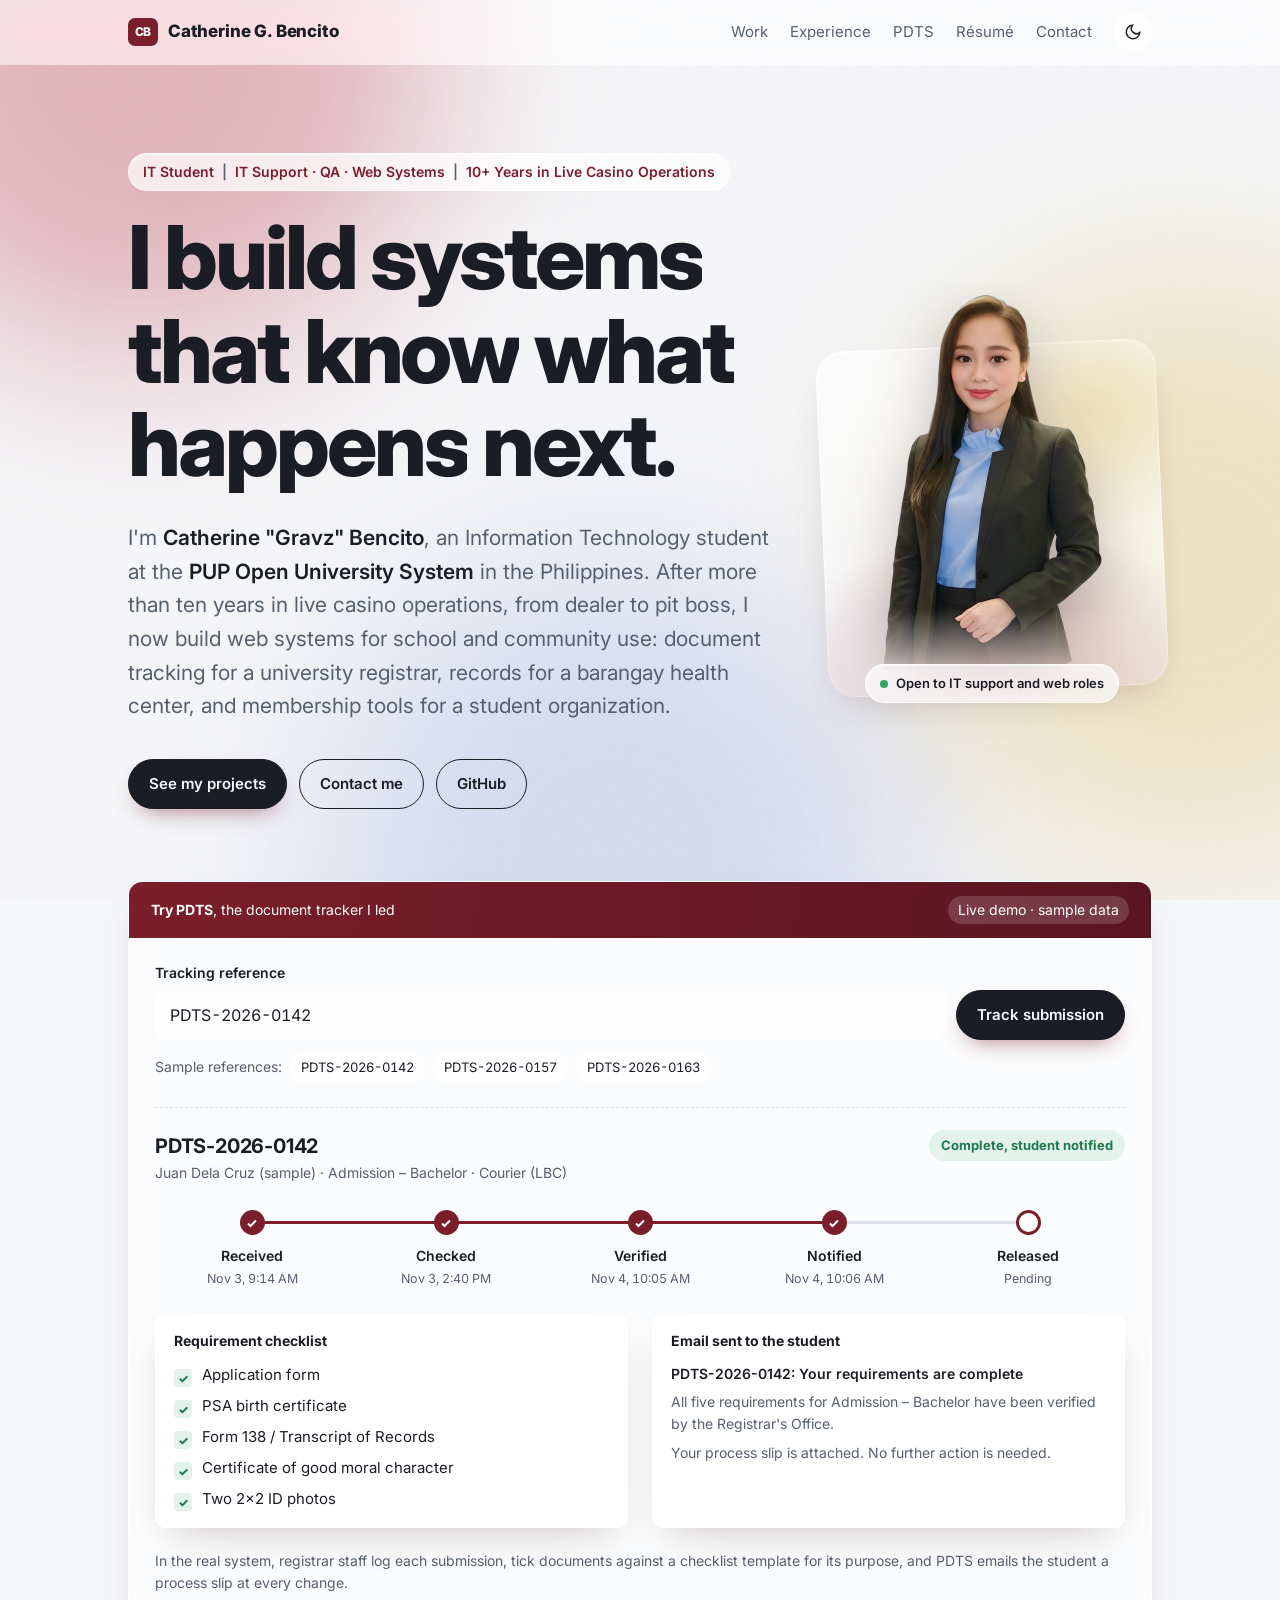
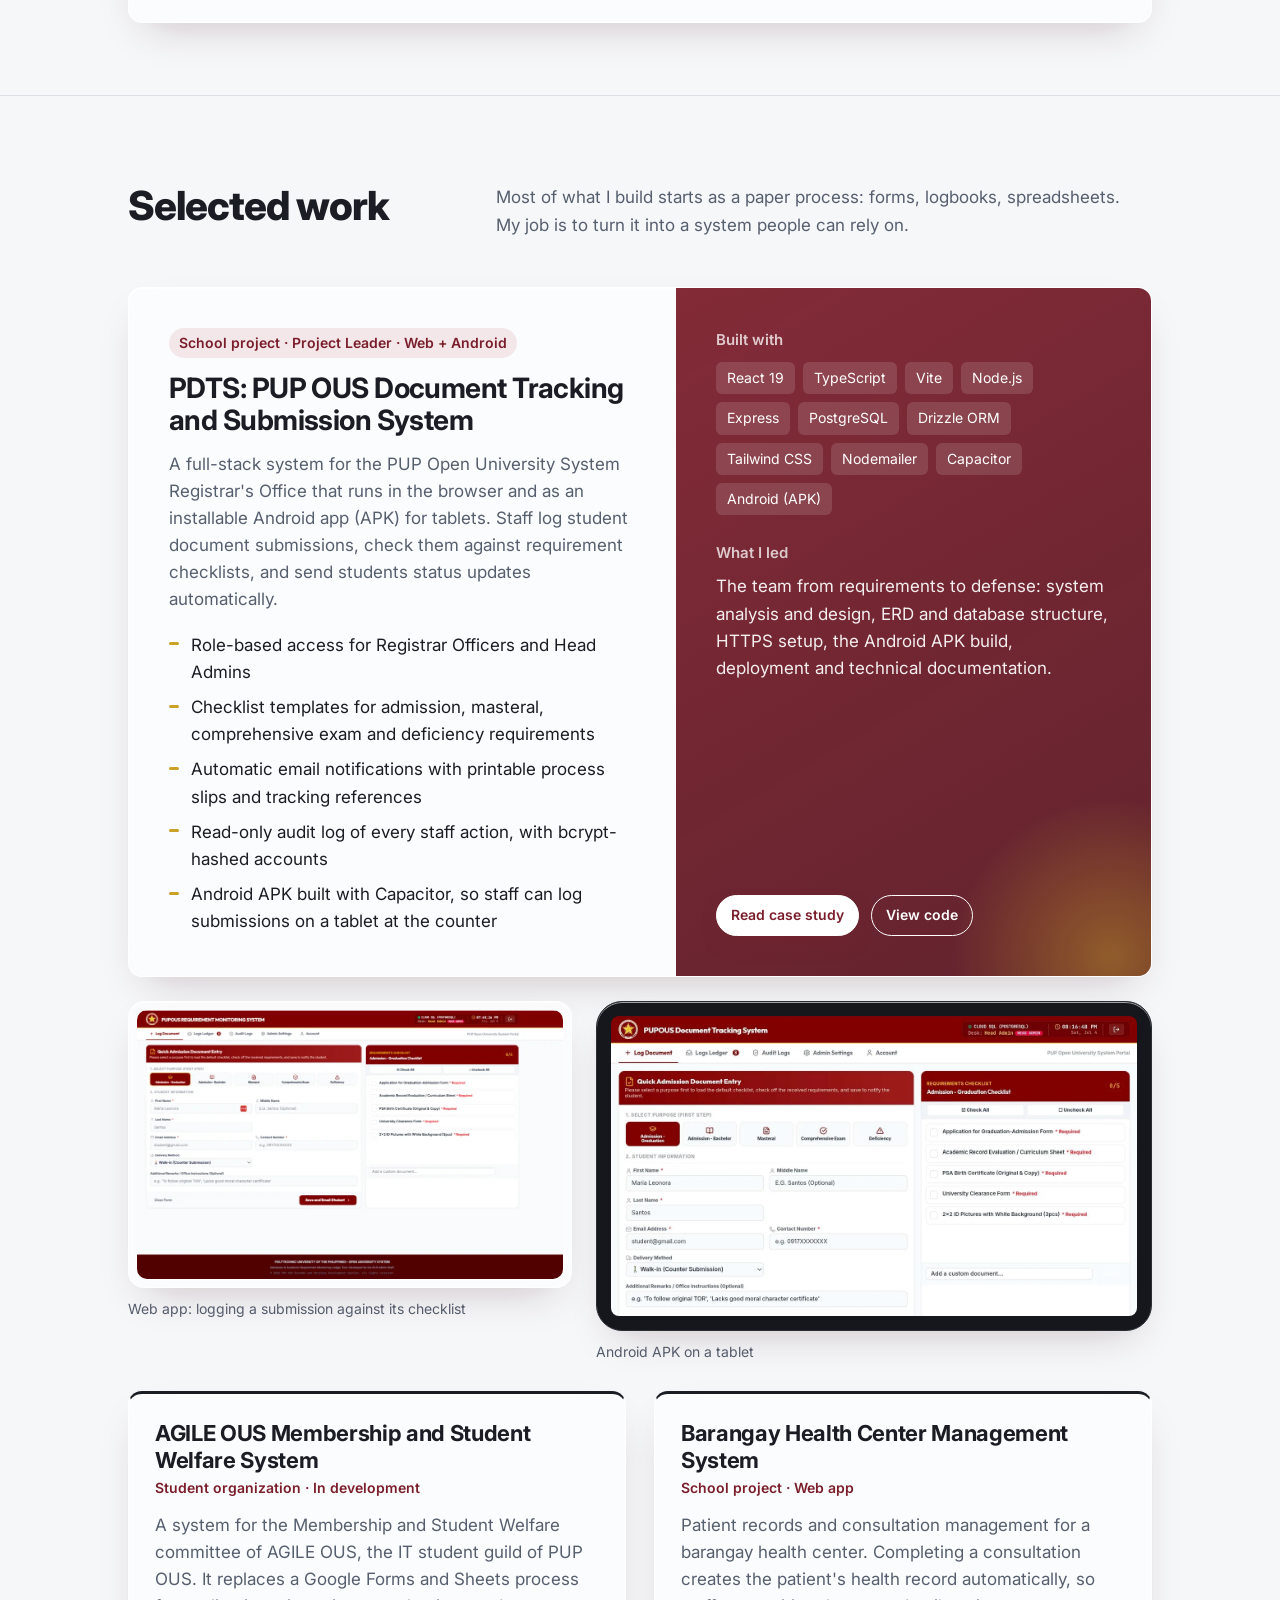
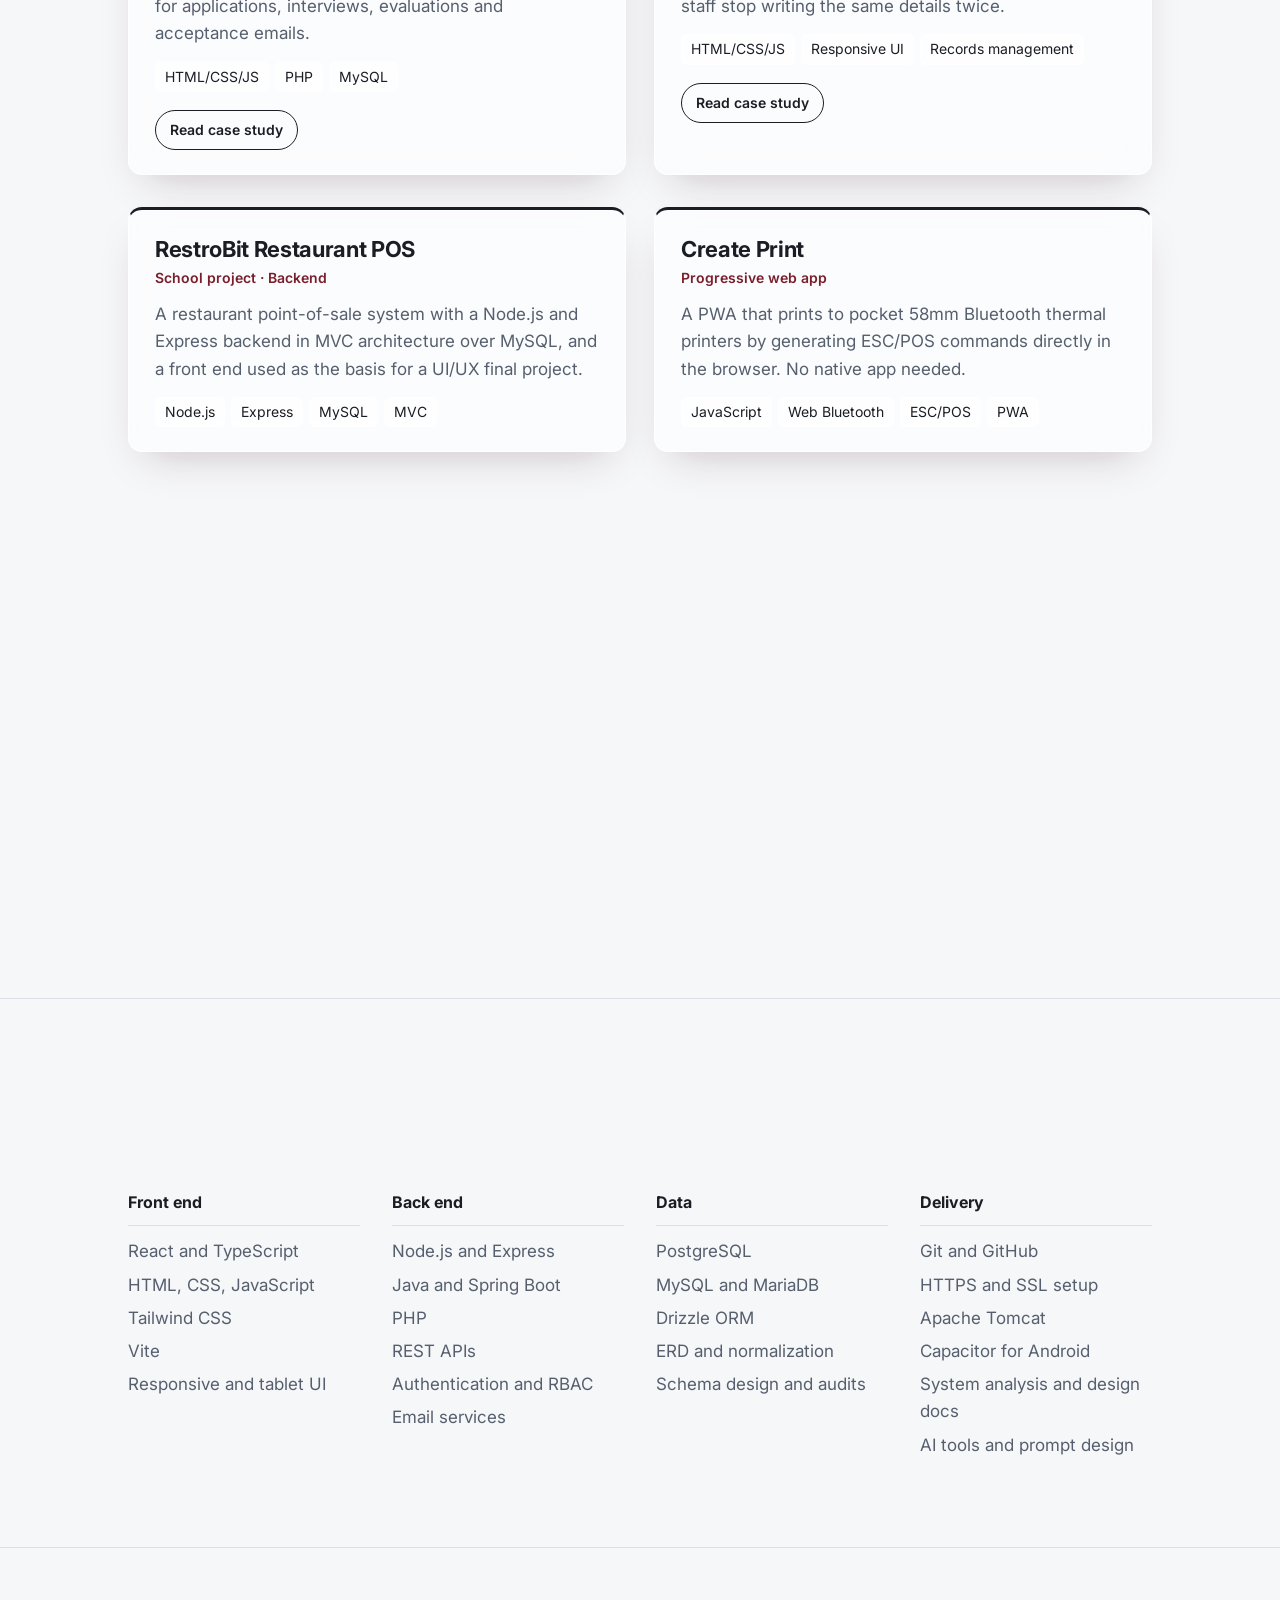
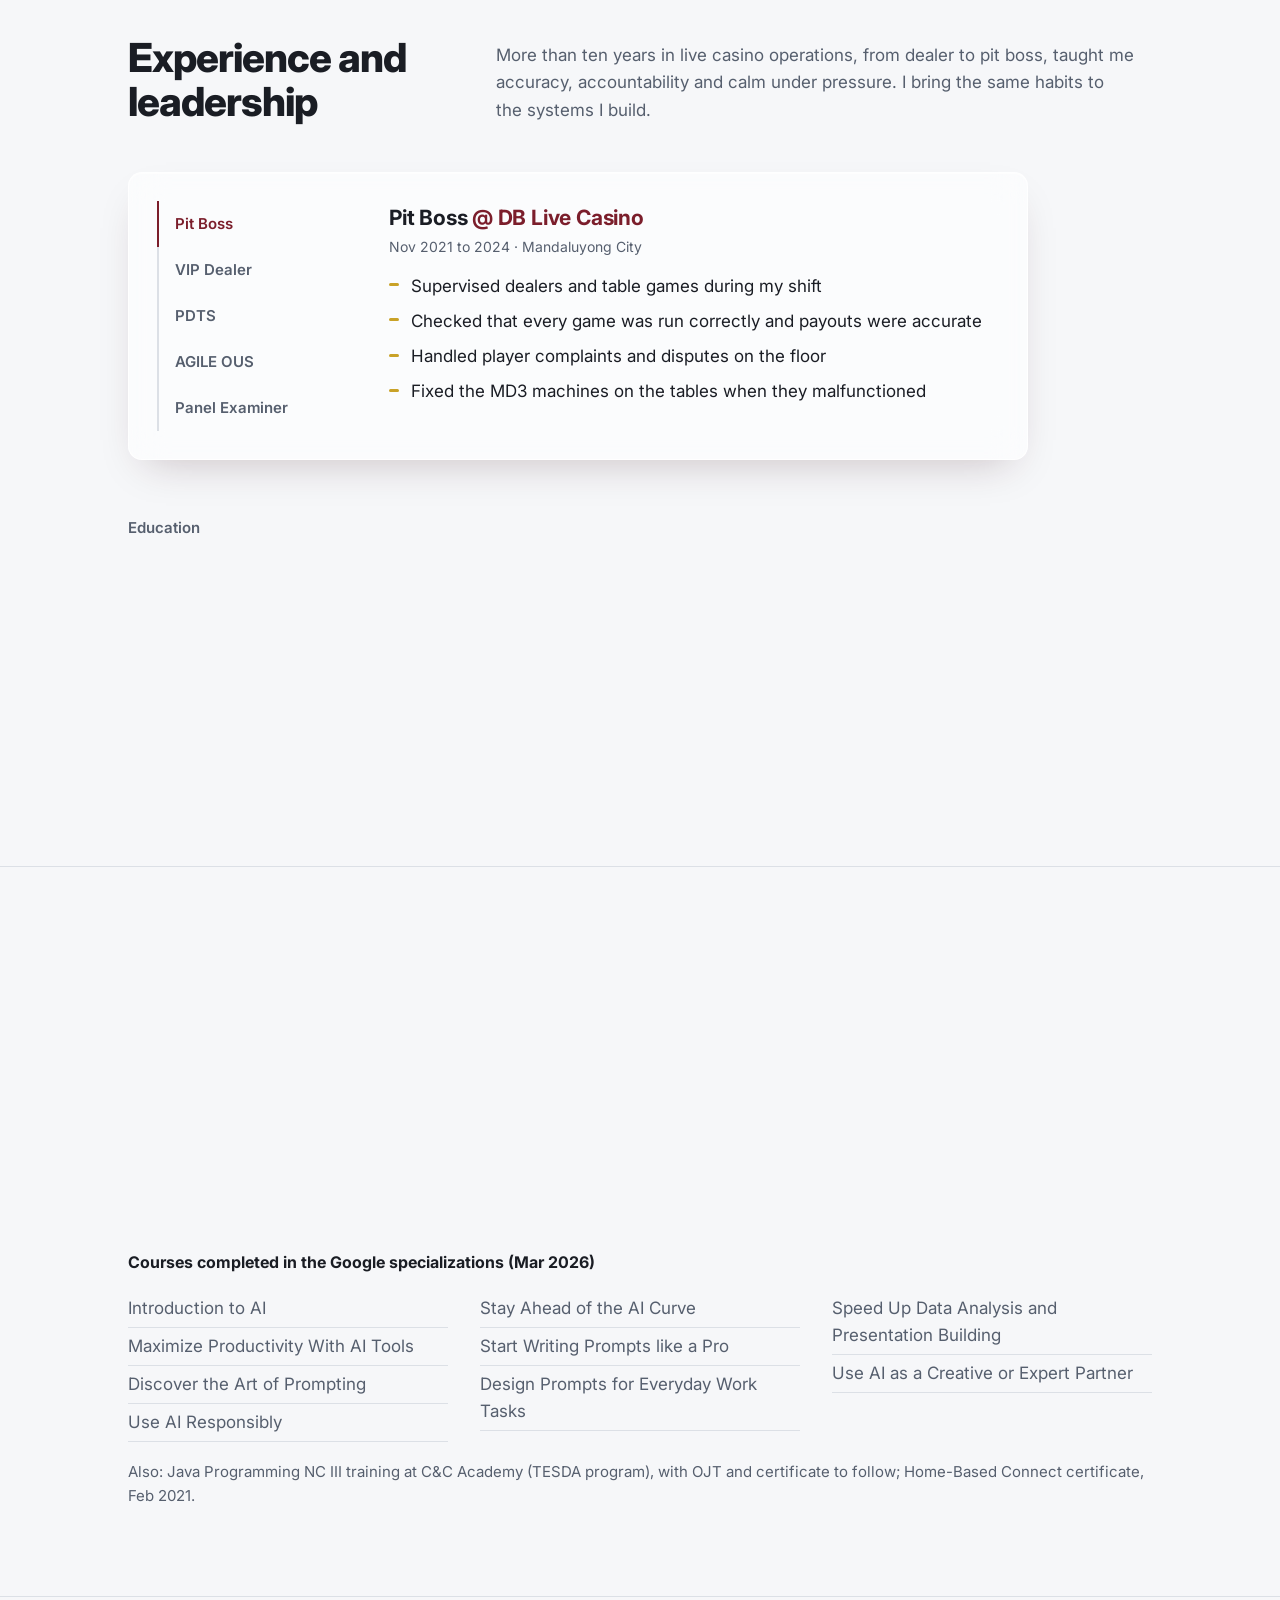
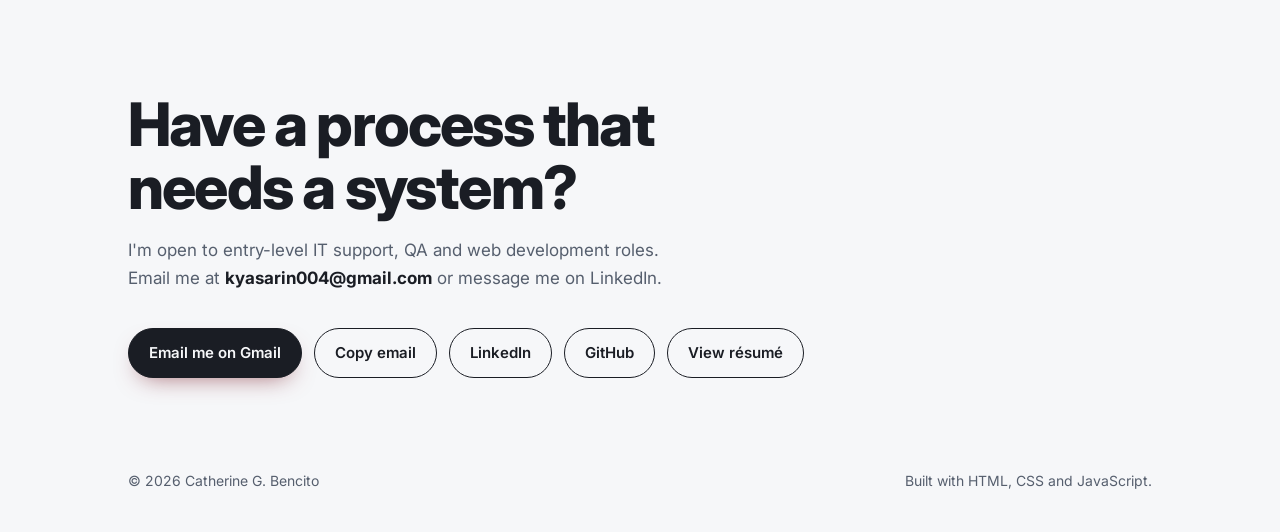
<file: index.html>
<!DOCTYPE html>
<html lang="en">
<head>
<meta charset="utf-8">
<meta name="viewport" content="width=device-width, initial-scale=1">
<title>Catherine G. Bencito | IT Student | IT Support · QA · Web Systems</title>
<meta name="description" content="Catherine G. Bencito (Gravz) — BSIT student at PUP Open University System who builds web systems: document tracking, records and membership tools. Open to IT support, QA and web roles.">
<meta name="author" content="Catherine G. Bencito">
<meta property="og:type" content="website">
<meta property="og:title" content="Catherine G. Bencito | IT Support · QA · Web Systems | 10+ Years in Live Casino Operations">
<meta property="og:description" content="I build systems that track what happens next: document tracking, records and management systems for schools, organizations and barangays.">
<meta name="theme-color" content="#7B1E2B">
<link rel="icon" href="data:image/svg+xml,<svg xmlns='http://www.w3.org/2000/svg' viewBox='0 0 32 32'><rect width='32' height='32' rx='7' fill='%237B1E2B'/><text x='16' y='21' font-family='Arial' font-weight='700' font-size='13' fill='white' text-anchor='middle'>CB</text></svg>">
<link rel="preconnect" href="https://fonts.googleapis.com">
<link rel="preconnect" href="https://fonts.gstatic.com" crossorigin>
<link href="https://fonts.googleapis.com/css2?family=Inter:wght@400;500;600;700;800&display=swap" rel="stylesheet">
<link rel="stylesheet" href="assets/css/styles.css">
<script>
  document.documentElement.classList.add('js');
  /* set theme before paint to avoid a flash */
  try { const t = localStorage.getItem('theme'); if (t) document.documentElement.dataset.theme = t; else if (matchMedia('(prefers-color-scheme: dark)').matches) document.documentElement.dataset.theme = 'dark'; } catch (e) {}
</script>
<script type="application/ld+json">
{
  "@context": "https://schema.org",
  "@type": "Person",
  "name": "Catherine G. Bencito",
  "alternateName": "Gravz",
  "jobTitle": "IT Student | IT Support · QA · Web Systems",
  "email": "mailto:kyasarin004@gmail.com",
  "alumniOf": "Polytechnic University of the Philippines",
  "sameAs": ["https://github.com/iamgravz", "https://www.linkedin.com/in/catherine-bencito/"]
}
</script>
</head>
<body>
<div class="ambient" aria-hidden="true"><span></span><span></span><span></span></div>
<div class="grain" aria-hidden="true"></div>
<div class="progress" id="progress" aria-hidden="true"></div>
<a class="skip" href="#main">Skip to content</a>

<header class="top">
  <div class="wrap nav">
    <a class="brand" href="#main"><span class="brand-mark" aria-hidden="true">CB</span><span class="brand-name">Catherine G. Bencito</span></a>
    <div class="nav-right">
      <nav aria-label="Main">
        <ul>
          <li><a href="#work">Work</a></li>
          <li class="opt2"><a href="#experience">Experience</a></li>
          <li class="opt"><a href="pdts.html">PDTS</a></li>
          <li><a href="resume.html">Résumé</a></li>
          <li><a href="#contact">Contact</a></li>
        </ul>
      </nav>
      <button class="theme-toggle" id="themeToggle" type="button" aria-label="Switch to dark theme">
        <svg class="moon" viewBox="0 0 24 24" fill="none" stroke="currentColor" stroke-width="2" stroke-linecap="round" aria-hidden="true"><path d="M21 12.8A9 9 0 1 1 11.2 3a7 7 0 0 0 9.8 9.8z"/></svg>
        <svg class="sun" viewBox="0 0 24 24" fill="none" stroke="currentColor" stroke-width="2" stroke-linecap="round" aria-hidden="true"><circle cx="12" cy="12" r="4"/><path d="M12 2v2M12 20v2M4.9 4.9l1.4 1.4M17.7 17.7l1.4 1.4M2 12h2M20 12h2M4.9 19.1l1.4-1.4M17.7 6.3l1.4-1.4"/></svg>
      </button>
    </div>
  </div>
</header>

<main id="main">
  <!-- ================= HERO ================= -->
  <section class="hero">
    <div class="wrap">
      <div class="hero-grid">
      <div class="hero-text">
      <p class="tagline">IT Student <span aria-hidden="true">|</span> IT Support · QA · Web Systems <span aria-hidden="true">|</span> 10+ Years in Live Casino Operations</p>
      <h1>I build systems that know what happens next.</h1>
      <p class="lede">I'm <strong>Catherine "Gravz" Bencito</strong>, an Information Technology student at the <strong>PUP Open University System</strong> in the Philippines. After more than ten years in live casino operations, from dealer to pit boss, I now build web systems for school and community use: document tracking for a university registrar, records for a barangay health center, and membership tools for a student organization.</p>
      <div class="cta-row">
        <a class="btn primary" href="#work">See my projects</a>
        <a class="btn ghost" href="#contact">Contact me</a>
        <a class="btn ghost" href="https://github.com/iamgravz" target="_blank" rel="noopener">GitHub</a>
      </div>
      </div>
      <figure class="hero-photo">
        <img src="assets/img/catherine-half.webp" width="640" height="800" alt="Catherine G. Bencito">
        <figcaption><span class="dot-live" aria-hidden="true"></span>Open to IT support and web roles</figcaption>
      </figure>
      </div>

      <!-- Signature element: a working slice of PDTS -->
      <section class="demo" id="demo" aria-labelledby="demoTitle">
        <div class="demo-bar">
          <span><b id="demoTitle">Try PDTS</b>, the document tracker I led</span>
          <span class="pill">Live demo · sample data</span>
        </div>
        <div class="demo-body">
          <form class="demo-form" id="trackForm" autocomplete="off">
            <div class="field">
              <label for="refInput">Tracking reference</label>
              <input id="refInput" type="text" name="ref" value="PDTS-2026-0142" spellcheck="false" aria-describedby="sampleHint">
            </div>
            <button class="btn primary" type="submit">Track submission</button>
          </form>
          <div class="samples" id="sampleHint">
            <span>Sample references:</span>
            <button type="button" data-ref="PDTS-2026-0142">PDTS-2026-0142</button>
            <button type="button" data-ref="PDTS-2026-0157">PDTS-2026-0157</button>
            <button type="button" data-ref="PDTS-2026-0163">PDTS-2026-0163</button>
          </div>

          <p class="demo-error" id="demoError" role="alert" hidden></p>

          <div class="result" id="result" aria-live="polite" hidden>
            <div class="result-head">
              <div>
                <h3 id="resultRef">Tracking result</h3>
                <div class="meta" id="resultMeta"></div>
              </div>
              <span class="status" id="resultStatus"></span>
            </div>
            <div class="steps" id="resultSteps"></div>
            <div class="result-cols">
              <div class="panel">
                <h4>Requirement checklist</h4>
                <ul class="checklist" id="resultChecklist"></ul>
              </div>
              <div class="panel">
                <h4>Email sent to the student</h4>
                <div class="email" id="resultEmail"></div>
              </div>
            </div>
          </div>
          <p class="demo-foot">In the real system, registrar staff log each submission, tick documents against a checklist template for its purpose, and PDTS emails the student a process slip at every change.</p>
        </div>
      </section>
    </div>
  </section>

  <!-- ================= WORK ================= -->
  <section class="block" id="work">
    <div class="wrap">
      <div class="sec-head">
        <h2>Selected work</h2>
        <p>Most of what I build starts as a paper process: forms, logbooks, spreadsheets. My job is to turn it into a system people can rely on.</p>
      </div>

      <article class="feature">
        <div class="feature-body">
          <span class="role">School project · Project Leader · Web + Android</span>
          <h3>PDTS: PUP OUS Document Tracking and Submission System</h3>
          <p>A full-stack system for the PUP Open University System Registrar's Office that runs in the browser and as an installable Android app (APK) for tablets. Staff log student document submissions, check them against requirement checklists, and send students status updates automatically.</p>
          <ul class="ticks">
            <li>Role-based access for Registrar Officers and Head Admins</li>
            <li>Checklist templates for admission, masteral, comprehensive exam and deficiency requirements</li>
            <li>Automatic email notifications with printable process slips and tracking references</li>
            <li>Read-only audit log of every staff action, with bcrypt-hashed accounts</li>
            <li>Android APK built with Capacitor, so staff can log submissions on a tablet at the counter</li>
          </ul>
        </div>
        <div class="feature-side">
          <div>
            <h4>Built with</h4>
            <div class="stack">
              <span>React 19</span><span>TypeScript</span><span>Vite</span><span>Node.js</span><span>Express</span><span>PostgreSQL</span><span>Drizzle ORM</span><span>Tailwind CSS</span><span>Nodemailer</span><span>Capacitor</span><span>Android (APK)</span>
            </div>
          </div>
          <div>
            <h4>What I led</h4>
            <p class="led">The team from requirements to defense: system analysis and design, ERD and database structure, HTTPS setup, the Android APK build, deployment and technical documentation.</p>
          </div>
          <div class="links">
            <a class="btn primary small" href="pdts.html">Read case study</a>
            <a class="btn ghost small" href="https://github.com/iamgravz/pdts-demo-clean" target="_blank" rel="noopener">View code</a>
          </div>
        </div>
      </article>

      <div class="screens">
        <figure class="shot shot-web">
          <button type="button" class="shot-open" data-full="assets/img/pdts-web.webp" data-alt="PDTS on the web: document entry form with requirements checklist" aria-label="Enlarge web screenshot">
            <img src="assets/img/pdts-web.webp" width="960" height="607" loading="lazy" alt="PDTS on the web: document entry form with requirements checklist">
          </button>
          <figcaption>Web app: logging a submission against its checklist</figcaption>
        </figure>
        <figure class="shot shot-tablet">
          <button type="button" class="shot-open" data-full="assets/img/pdts-tablet.webp" data-alt="PDTS Android app running on a tablet" aria-label="Enlarge tablet screenshot">
            <img src="assets/img/pdts-tablet.webp" width="1280" height="732" loading="lazy" alt="PDTS Android app running on a tablet">
          </button>
          <figcaption>Android APK on a tablet</figcaption>
        </figure>
      </div>

      <div class="projects">
        <article class="proj">
          <h3>AGILE OUS Membership and Student Welfare System</h3>
          <div class="kind">Student organization · In development</div>
          <p>A system for the Membership and Student Welfare committee of AGILE OUS, the IT student guild of PUP OUS. It replaces a Google Forms and Sheets process for applications, interviews, evaluations and acceptance emails.</p>
          <div class="tags"><span>HTML/CSS/JS</span><span>PHP</span><span>MySQL</span></div>
          <button class="btn ghost small" type="button" data-case="case-msw">Read case study</button>
        </article>
        <article class="proj">
          <h3>Barangay Health Center Management System</h3>
          <div class="kind">School project · Web app</div>
          <p>Patient records and consultation management for a barangay health center. Completing a consultation creates the patient's health record automatically, so staff stop writing the same details twice.</p>
          <div class="tags"><span>HTML/CSS/JS</span><span>Responsive UI</span><span>Records management</span></div>
          <button class="btn ghost small" type="button" data-case="case-bhcms">Read case study</button>
        </article>
        <article class="proj">
          <h3>RestroBit Restaurant POS</h3>
          <div class="kind">School project · Backend</div>
          <p>A restaurant point-of-sale system with a Node.js and Express backend in MVC architecture over MySQL, and a front end used as the basis for a UI/UX final project.</p>
          <div class="tags"><span>Node.js</span><span>Express</span><span>MySQL</span><span>MVC</span></div>
        </article>
        <article class="proj">
          <h3>Create Print</h3>
          <div class="kind">Progressive web app</div>
          <p>A PWA that prints to pocket 58mm Bluetooth thermal printers by generating ESC/POS commands directly in the browser. No native app needed.</p>
          <div class="tags"><span>JavaScript</span><span>Web Bluetooth</span><span>ESC/POS</span><span>PWA</span></div>
        </article>
      </div>

      <div class="small-builds">
        <h3>Smaller builds and coursework</h3>
        <dl>
          <dt>StudentOS</dt><dd>Academic tracker with local storage and AI-assisted study features.</dd>
          <dt>KAB'S POS</dt><dd>Single-page restaurant ordering and checkout interface.</dd>
          <dt>Database design</dt><dd>ERDs in Chen and crow's foot notation; schema audits for normalization and constraints.</dd>
          <dt>Java and OOP</dt><dd>Spring Boot scheduling, JWT authentication and OOP fundamentals.</dd>
        </dl>
      </div>

      <div class="gh">
        <div class="gh-head">
          <h3>Latest on GitHub</h3>
          <span>Pulled live from the GitHub API</span>
        </div>
        <ul class="gh-list" id="ghList" data-user="iamgravz">
          <li><span class="loading">Loading repositories…</span></li>
        </ul>
      </div>
    </div>
  </section>

  <!-- ================= SKILLS ================= -->
  <section class="block" id="skills">
    <div class="wrap">
      <div class="sec-head">
        <h2>Skills</h2>
        <p>Tools I have used in my school projects. My level is basic to working knowledge, and I am still learning.</p>
      </div>
      <div class="skills">
        <div><h3>Front end</h3><ul><li>React and TypeScript</li><li>HTML, CSS, JavaScript</li><li>Tailwind CSS</li><li>Vite</li><li>Responsive and tablet UI</li></ul></div>
        <div><h3>Back end</h3><ul><li>Node.js and Express</li><li>Java and Spring Boot</li><li>PHP</li><li>REST APIs</li><li>Authentication and RBAC</li><li>Email services</li></ul></div>
        <div><h3>Data</h3><ul><li>PostgreSQL</li><li>MySQL and MariaDB</li><li>Drizzle ORM</li><li>ERD and normalization</li><li>Schema design and audits</li></ul></div>
        <div><h3>Delivery</h3><ul><li>Git and GitHub</li><li>HTTPS and SSL setup</li><li>Apache Tomcat</li><li>Capacitor for Android</li><li>System analysis and design docs</li><li>AI tools and prompt design</li></ul></div>
      </div>
    </div>
  </section>

  <!-- ================= EXPERIENCE ================= -->
  <section class="block" id="experience">
    <div class="wrap">
      <div class="sec-head">
        <h2>Experience and leadership</h2>
        <p>More than ten years in live casino operations, from dealer to pit boss, taught me accuracy, accountability and calm under pressure. I bring the same habits to the systems I build.</p>
      </div>

      <div class="xp" data-tabs>
        <div class="xp-list" role="tablist" aria-label="Experience">
          <button type="button" role="tab" id="t-pit" aria-controls="p-pit" aria-selected="true">Pit Boss</button>
          <button type="button" role="tab" id="t-vip" aria-controls="p-vip" aria-selected="false" tabindex="-1">VIP Dealer</button>
          <button type="button" role="tab" id="t-pdts" aria-controls="p-pdts" aria-selected="false" tabindex="-1">PDTS</button>
          <button type="button" role="tab" id="t-agile" aria-controls="p-agile" aria-selected="false" tabindex="-1">AGILE OUS</button>
          <button type="button" role="tab" id="t-panel" aria-controls="p-panel" aria-selected="false" tabindex="-1">Panel Examiner</button>
          <span class="xp-indicator" aria-hidden="true"></span>
        </div>
        <div class="xp-panels">
          <section role="tabpanel" id="p-pit" aria-labelledby="t-pit">
            <h3>Pit Boss <span>@ DB Live Casino</span></h3>
            <div class="when">Nov 2021 to 2024 · Mandaluyong City</div>
            <ul class="ticks">
              <li>Supervised dealers and table games during my shift</li>
              <li>Checked that every game was run correctly and payouts were accurate</li>
              <li>Handled player complaints and disputes on the floor</li>
              <li>Fixed the MD3 machines on the tables when they malfunctioned</li>
            </ul>
          </section>
          <section role="tabpanel" id="p-vip" aria-labelledby="t-vip" hidden>
            <h3>VIP Online Casino Dealer <span>@ Intevalue Services Inc.</span></h3>
            <div class="when">Jan 2013 to Mar 2021 · PBCom Tower, Makati City</div>
            <ul class="ticks">
              <li>Dealt table games for VIP players on a live online stream</li>
              <li>Supervised play and checked hands for winnings</li>
            </ul>
          </section>
          <section role="tabpanel" id="p-pdts" aria-labelledby="t-pdts" hidden>
            <h3>Project Leader <span>@ PDTS, PUP Open University System</span></h3>
            <div class="when">School project · Web and Android</div>
            <ul class="ticks">
              <li>Led my group from requirements to the final defense</li>
              <li>Worked on the database, setting it up on Windows, the Android APK and the documentation</li>
            </ul>
          </section>
          <section role="tabpanel" id="p-agile" aria-labelledby="t-agile" hidden>
            <h3>Committee Head, Membership and Student Welfare <span>@ AGILE OUS</span></h3>
            <div class="when">2026 to present · New organization, currently being formed</div>
            <ul class="ticks">
              <li>Will handle applicant interviews, evaluations and member concerns</li>
              <li>Helping set up the organization and its membership process</li>
              <li>Building the committee's system with one groupmate</li>
            </ul>
          </section>
          <section role="tabpanel" id="p-panel" aria-labelledby="t-panel" hidden>
            <h3>Panel Examiner <span>@ Information Management Defenses</span></h3>
            <div class="when">PUP Open University System</div>
            <ul class="ticks">
              <li>Reviewed student database systems and prepared defense questions</li>
              <li>Checked schemas for normalization and constraint issues</li>
            </ul>
          </section>
        </div>
      </div>

      <h3 class="sub space">Education</h3>
      <div class="edu-list">
        <div class="edu">
          <div>
            <h3>Bachelor of Science in Information Technology</h3>
            <p>Polytechnic University of the Philippines, Open University System</p>
          </div>
          <p>Sep 2024 to present</p>
        </div>
        <div class="edu">
          <div>
            <h3>Associate's Degree in Information Technology</h3>
            <p>Datamex Institute of Computer Technology</p>
          </div>
          <p>2011 to 2012</p>
        </div>
      </div>
    </div>
  </section>

  <!-- ================= CERTIFICATIONS ================= -->
  <section class="block" id="certifications">
    <div class="wrap">
      <div class="sec-head">
        <h2>Certifications</h2>
        <p>Formal training in programming, design and applied AI, alongside my degree.</p>
      </div>
      <div class="certs">
        <div class="cert"><div class="issuer">Google · Mar 2026</div><h3>Google AI Essentials Specialization</h3><p>Credential ID XPQ0XWKFZRQA</p></div>
        <div class="cert"><div class="issuer">Google · Mar 2026</div><h3>Google Prompting Essentials Specialization</h3><p>Credential ID K4T7NL6RTA2X</p></div>
        <div class="cert"><div class="issuer">Cisco Networking Academy · Apr 2025</div><h3>Python Essentials 1</h3></div>
        <div class="cert"><div class="issuer">TESDA · Mar 2025</div><h3>Introduction to Visual Graphic Design</h3></div>
      </div>
      <div class="cert-courses">
        <h3>Courses completed in the Google specializations (Mar 2026)</h3>
        <ul>
          <li>Introduction to AI</li>
          <li>Maximize Productivity With AI Tools</li>
          <li>Discover the Art of Prompting</li>
          <li>Use AI Responsibly</li>
          <li>Stay Ahead of the AI Curve</li>
          <li>Start Writing Prompts like a Pro</li>
          <li>Design Prompts for Everyday Work Tasks</li>
          <li>Speed Up Data Analysis and Presentation Building</li>
          <li>Use AI as a Creative or Expert Partner</li>
        </ul>
        <p class="also">Also: Java Programming NC III training at C&amp;C Academy (TESDA program), with OJT and certificate to follow; Home-Based Connect certificate, Feb 2021.</p>
      </div>
    </div>
  </section>

  <!-- ================= CONTACT ================= -->
  <section class="contact" id="contact">
    <div class="wrap">
      <h2>Have a process that needs a system?</h2>
      <p>I'm open to entry-level IT support, QA and web development roles. Email me at <strong class="email-text">kyasarin004@gmail.com</strong> or message me on LinkedIn.</p>
      <div class="cta-row">
        <a class="btn primary" href="https://mail.google.com/mail/?view=cm&amp;fs=1&amp;to=kyasarin004@gmail.com" target="_blank" rel="noopener">Email me on Gmail</a>
        <button class="btn ghost" type="button" data-copy="kyasarin004@gmail.com">Copy email</button>
        <a class="btn ghost" href="https://www.linkedin.com/in/catherine-bencito/" target="_blank" rel="noopener">LinkedIn</a>
        <a class="btn ghost" href="https://github.com/iamgravz" target="_blank" rel="noopener">GitHub</a>
        <a class="btn ghost" href="resume.html">View résumé</a>
      </div>
    </div>
  </section>
</main>

<div class="wrap">
  <footer>
    <span>© <span id="yr">2026</span> Catherine G. Bencito</span>
    <span>Built with HTML, CSS and JavaScript.</span>
  </footer>
</div>

<!-- ================= CASE STUDIES ================= -->
<dialog class="case" id="case-msw" aria-labelledby="case-msw-title">
  <div class="case-head"><h2 id="case-msw-title">Case study: AGILE OUS MSW System</h2><button class="case-close" type="button" aria-label="Close case study">×</button></div>
  <div class="case-body">
    <h3>The problem</h3>
    <p>The Membership and Student Welfare committee acts as the organization's HR. Applications came in through Google Forms, were evaluated in shared Sheets, and acceptance or rejection emails were sent by hand, which made it easy to lose track of applicants.</p>
    <h3>Planned features</h3>
    <ul>
      <li>One place for applications, interview schedules, evaluation scores and decisions</li>
      <li>Document verification for applicants, officers and members</li>
      <li>Templated acceptance and rejection emails sent from the system</li>
      <li>Member welfare records the committee can report on</li>
    </ul>
    <h3>Architecture</h3>
    <div class="arch" role="img" aria-label="Browser front end talks to a PHP backend that uses MySQL">
      <div class="col"><div class="node key"><b>HTML, CSS, JS</b><span>Committee dashboard</span></div></div>
      <div class="arrow" aria-hidden="true">⇄</div>
      <div class="col"><div class="node key"><b>PHP</b><span>Business logic and auth</span></div></div>
      <div class="arrow" aria-hidden="true">⇄</div>
      <div class="col"><div class="node"><b>MySQL</b><span>Members, applicants, evaluations</span></div></div>
    </div>
    <h3>Status</h3>
    <p>In development with one groupmate. AGILE OUS is a new organization still being formed. Scheduled for presentation to the organization in December 2026, with the goal of adoption across all committees.</p>
  </div>
</dialog>

<dialog class="case" id="case-bhcms" aria-labelledby="case-bhcms-title">
  <div class="case-head"><h2 id="case-bhcms-title">Case study: Barangay Health Center Management System</h2><button class="case-close" type="button" aria-label="Close case study">×</button></div>
  <div class="case-body">
    <h3>The problem</h3>
    <p>A school project. Barangay health centers often keep patient information in logbooks and folders. Staff copy the same details into several records for every visit, and finding a patient's history takes time.</p>
    <h3>The solution</h3>
    <ul>
      <li>Patient records and consultations in one place</li>
      <li>Completing a consultation creates the patient's health record automatically</li>
      <li>Responsive layout for desktop and tablet</li>
    </ul>
    <h3>What I focused on</h3>
    <p>Designing the flow so each step feeds the next: the data entered at check-in carries through to the consultation and into the health record without retyping. The project includes a review of related literature on health information systems from 2021 onward.</p>
  </div>
</dialog>

<script src="assets/js/main.js" defer></script>
<dialog class="lightbox" id="lightbox" aria-label="Screenshot"><button class="case-close" type="button" aria-label="Close">×</button></dialog>
<div class="toast" id="toast" role="status" aria-live="polite"></div>
</body>
</html>
</file>
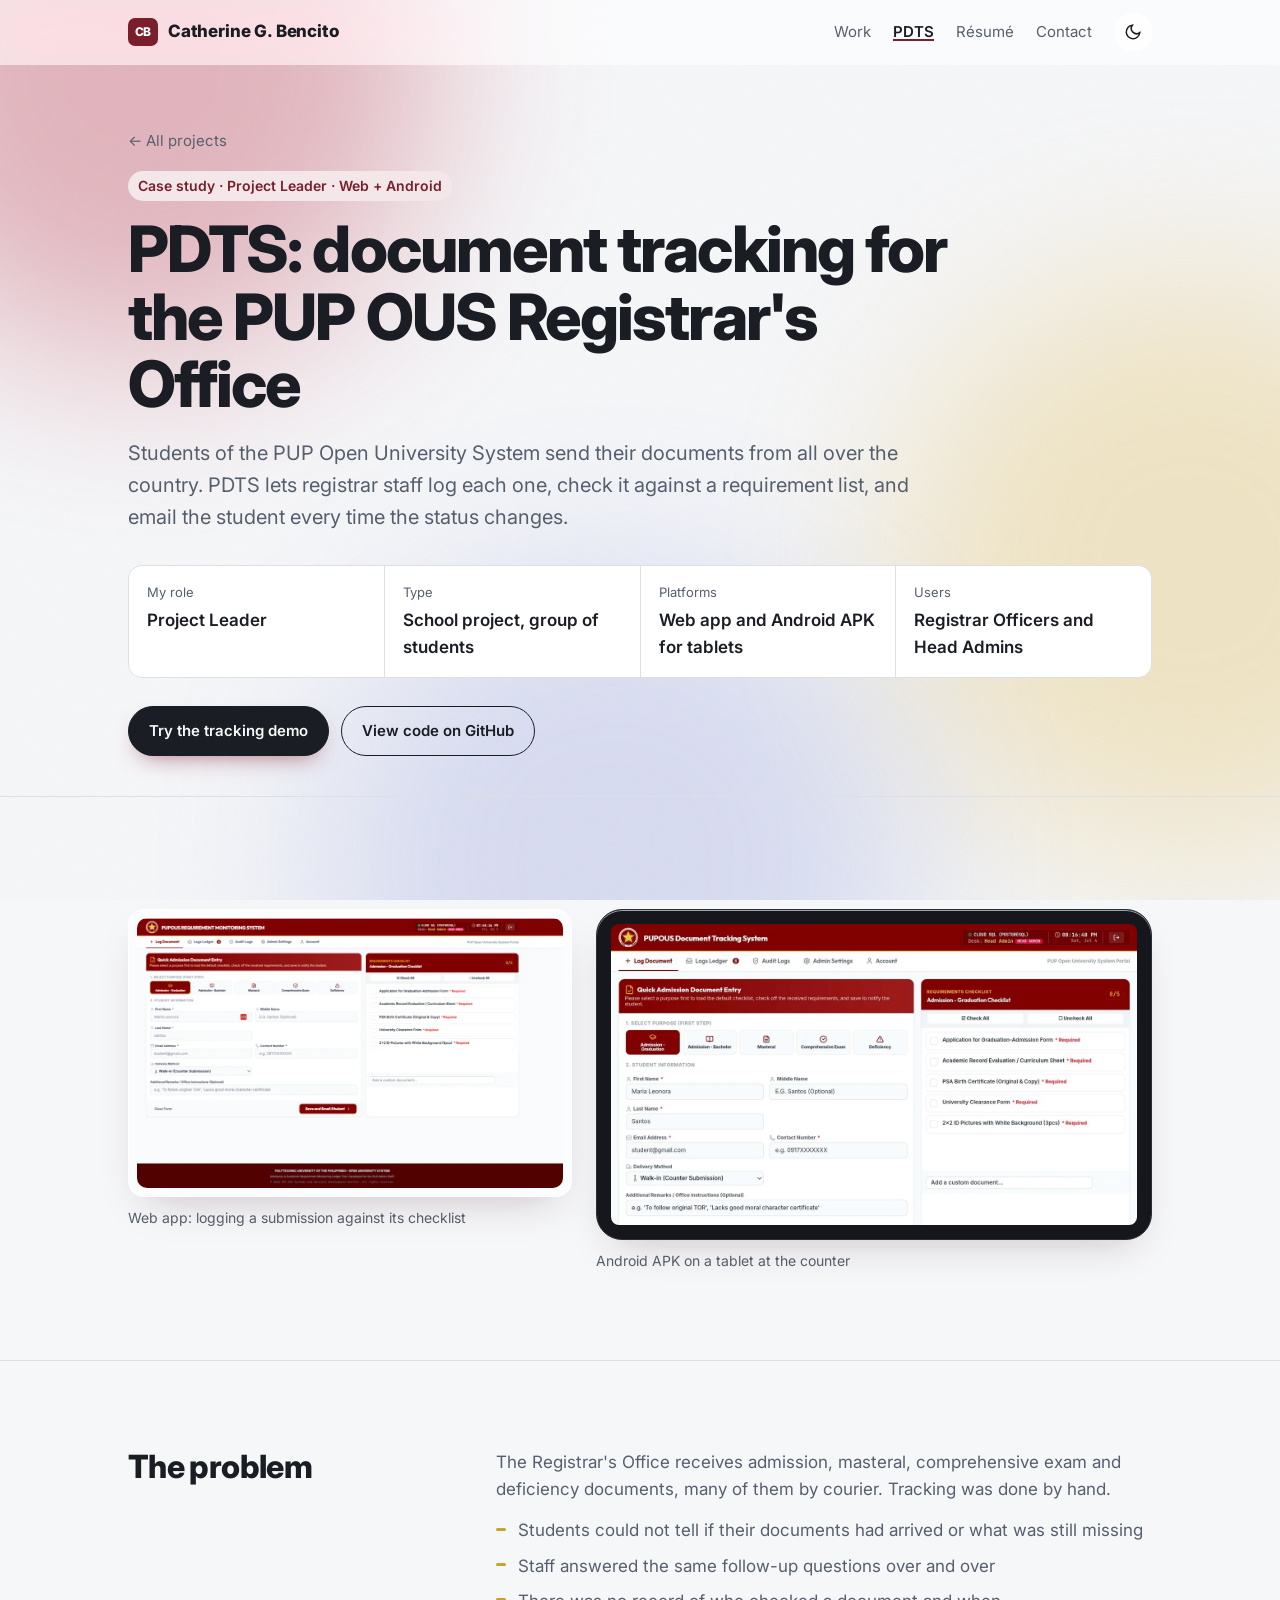
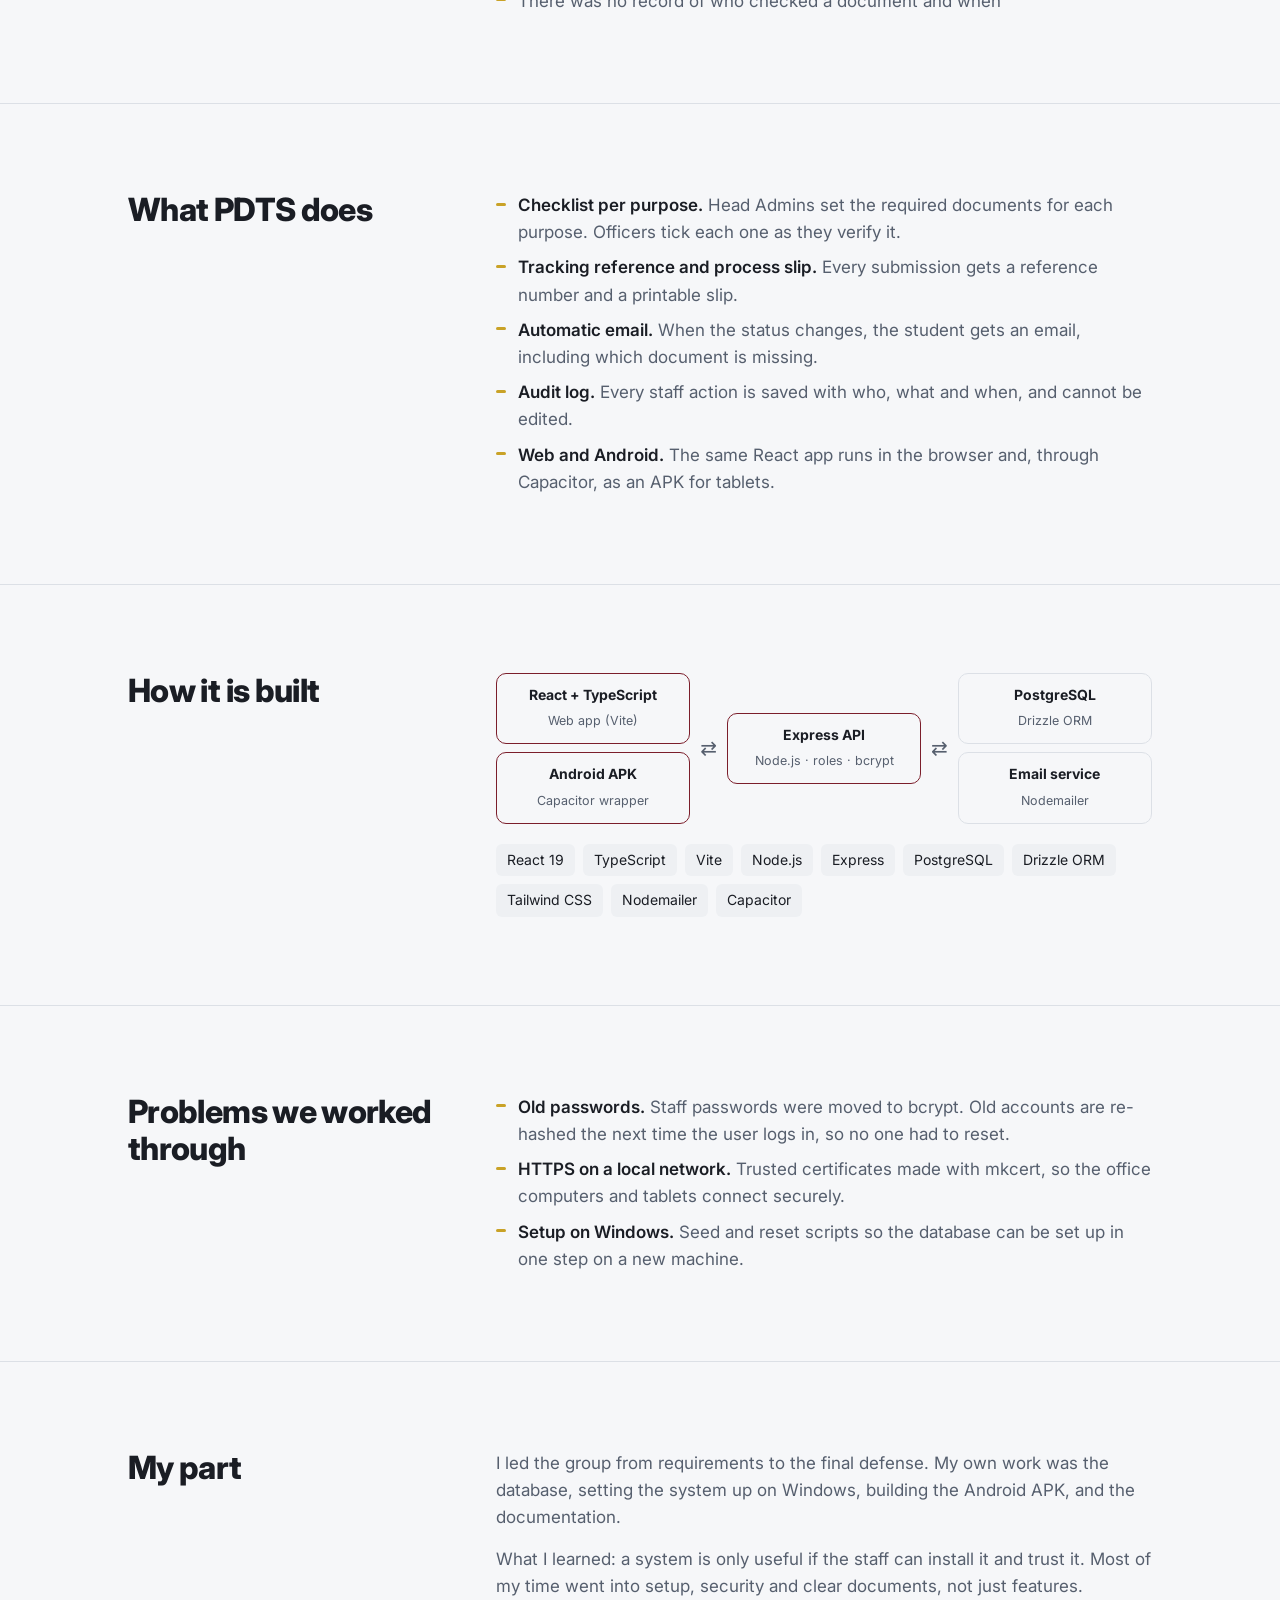
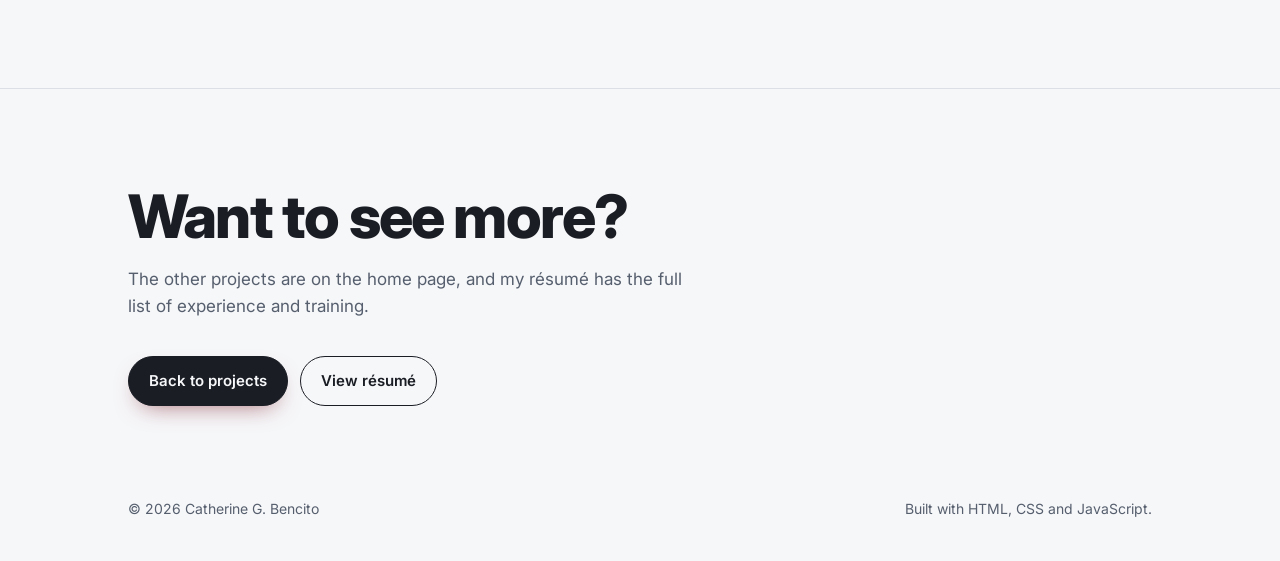
<file: pdts.html>
<!DOCTYPE html>
<html lang="en">
<head>
<meta charset="utf-8">
<meta name="viewport" content="width=device-width, initial-scale=1">
<title>PDTS case study | Catherine G. Bencito</title>
<meta name="description" content="Case study: PDTS, the PUP OUS Document Tracking and Submission System, a web and Android app for the Registrar's Office. Project Leader: Catherine G. Bencito.">
<meta name="author" content="Catherine G. Bencito">
<meta property="og:type" content="article">
<meta property="og:title" content="PDTS case study | Catherine G. Bencito">
<meta property="og:description" content="How a manual registrar process became a document tracking system on web and Android.">
<meta name="theme-color" content="#7B1E2B">
<link rel="icon" href="data:image/svg+xml,<svg xmlns='http://www.w3.org/2000/svg' viewBox='0 0 32 32'><rect width='32' height='32' rx='7' fill='%237B1E2B'/><text x='16' y='21' font-family='Arial' font-weight='700' font-size='13' fill='white' text-anchor='middle'>CB</text></svg>">
<link rel="preconnect" href="https://fonts.googleapis.com">
<link rel="preconnect" href="https://fonts.gstatic.com" crossorigin>
<link href="https://fonts.googleapis.com/css2?family=Inter:wght@400;500;600;700;800&display=swap" rel="stylesheet">
<link rel="stylesheet" href="assets/css/styles.css">
<script>
  document.documentElement.classList.add('js');
  try { const t = localStorage.getItem('theme'); if (t) document.documentElement.dataset.theme = t; else if (matchMedia('(prefers-color-scheme: dark)').matches) document.documentElement.dataset.theme = 'dark'; } catch (e) {}
</script>
</head>
<body>
<div class="ambient" aria-hidden="true"><span></span><span></span><span></span></div>
<div class="grain" aria-hidden="true"></div>
<div class="progress" id="progress" aria-hidden="true"></div>
<a class="skip" href="#main">Skip to content</a>

<header class="top">
  <div class="wrap nav">
    <a class="brand" href="index.html"><span class="brand-mark" aria-hidden="true">CB</span><span class="brand-name">Catherine G. Bencito</span></a>
    <div class="nav-right">
      <nav aria-label="Main">
        <ul>
          <li><a href="index.html#work">Work</a></li>
          <li class="opt"><a href="pdts.html" aria-current="page">PDTS</a></li>
          <li><a href="resume.html">Résumé</a></li>
          <li class="opt2"><a href="index.html#contact">Contact</a></li>
        </ul>
      </nav>
      <button class="theme-toggle" id="themeToggle" type="button" aria-label="Switch to dark theme">
        <svg class="moon" viewBox="0 0 24 24" fill="none" stroke="currentColor" stroke-width="2" stroke-linecap="round" aria-hidden="true"><path d="M21 12.8A9 9 0 1 1 11.2 3a7 7 0 0 0 9.8 9.8z"/></svg>
        <svg class="sun" viewBox="0 0 24 24" fill="none" stroke="currentColor" stroke-width="2" stroke-linecap="round" aria-hidden="true"><circle cx="12" cy="12" r="4"/><path d="M12 2v2M12 20v2M4.9 4.9l1.4 1.4M17.7 17.7l1.4 1.4M2 12h2M20 12h2M4.9 19.1l1.4-1.4M17.7 6.3l1.4-1.4"/></svg>
      </button>
    </div>
  </div>
</header>

<main id="main">
  <section class="page-hero">
    <div class="wrap">
      <a class="back" href="index.html#work">← All projects</a>
      <span class="role">Case study · Project Leader · Web + Android</span>
      <h1>PDTS: document tracking for the PUP OUS Registrar's Office</h1>
      <p class="lede">Students of the PUP Open University System send their documents from all over the country. PDTS lets registrar staff log each one, check it against a requirement list, and email the student every time the status changes.</p>
      <dl class="facts">
        <div><dt>My role</dt><dd>Project Leader</dd></div>
        <div><dt>Type</dt><dd>School project, group of students</dd></div>
        <div><dt>Platforms</dt><dd>Web app and Android APK for tablets</dd></div>
        <div><dt>Users</dt><dd>Registrar Officers and Head Admins</dd></div>
      </dl>
      <div class="cta-row">
        <a class="btn primary" href="index.html#demo">Try the tracking demo</a>
        <a class="btn ghost" href="https://github.com/iamgravz/pdts-demo-clean" target="_blank" rel="noopener">View code on GitHub</a>
      </div>
    </div>
  </section>

  <section class="block">
    <div class="wrap">
      <div class="screens">
        <figure class="shot shot-web">
          <button type="button" class="shot-open" data-full="assets/img/pdts-web.webp" data-alt="PDTS on the web: document entry form with requirements checklist" aria-label="Enlarge web screenshot">
            <img src="assets/img/pdts-web.webp" width="960" height="607" alt="PDTS on the web: document entry form with requirements checklist">
          </button>
          <figcaption>Web app: logging a submission against its checklist</figcaption>
        </figure>
        <figure class="shot shot-tablet">
          <button type="button" class="shot-open" data-full="assets/img/pdts-tablet.webp" data-alt="PDTS Android app running on a tablet" aria-label="Enlarge tablet screenshot">
            <img src="assets/img/pdts-tablet.webp" width="1280" height="732" alt="PDTS Android app running on a tablet">
          </button>
          <figcaption>Android APK on a tablet at the counter</figcaption>
        </figure>
      </div>
    </div>
  </section>

  <section class="block">
    <div class="wrap prose-grid">
      <h2>The problem</h2>
      <div class="prose">
        <p>The Registrar's Office receives admission, masteral, comprehensive exam and deficiency documents, many of them by courier. Tracking was done by hand.</p>
        <ul class="ticks">
          <li>Students could not tell if their documents had arrived or what was still missing</li>
          <li>Staff answered the same follow-up questions over and over</li>
          <li>There was no record of who checked a document and when</li>
        </ul>
      </div>
    </div>
  </section>

  <section class="block">
    <div class="wrap prose-grid">
      <h2>What PDTS does</h2>
      <div class="prose">
        <ul class="ticks">
          <li><strong>Checklist per purpose.</strong> Head Admins set the required documents for each purpose. Officers tick each one as they verify it.</li>
          <li><strong>Tracking reference and process slip.</strong> Every submission gets a reference number and a printable slip.</li>
          <li><strong>Automatic email.</strong> When the status changes, the student gets an email, including which document is missing.</li>
          <li><strong>Audit log.</strong> Every staff action is saved with who, what and when, and cannot be edited.</li>
          <li><strong>Web and Android.</strong> The same React app runs in the browser and, through Capacitor, as an APK for tablets.</li>
        </ul>
      </div>
    </div>
  </section>

  <section class="block">
    <div class="wrap prose-grid">
      <h2>How it is built</h2>
      <div class="prose">
        <div class="arch" role="img" aria-label="React client on web and Android talks to an Express API, which uses PostgreSQL and an email service">
          <div class="col">
            <div class="node key"><b>React + TypeScript</b><span>Web app (Vite)</span></div>
            <div class="node key"><b>Android APK</b><span>Capacitor wrapper</span></div>
          </div>
          <div class="arrow" aria-hidden="true">⇄</div>
          <div class="col">
            <div class="node key"><b>Express API</b><span>Node.js · roles · bcrypt</span></div>
          </div>
          <div class="arrow" aria-hidden="true">⇄</div>
          <div class="col">
            <div class="node"><b>PostgreSQL</b><span>Drizzle ORM</span></div>
            <div class="node"><b>Email service</b><span>Nodemailer</span></div>
          </div>
        </div>
        <div class="stack plain">
          <span>React 19</span><span>TypeScript</span><span>Vite</span><span>Node.js</span><span>Express</span><span>PostgreSQL</span><span>Drizzle ORM</span><span>Tailwind CSS</span><span>Nodemailer</span><span>Capacitor</span>
        </div>
      </div>
    </div>
  </section>

  <section class="block">
    <div class="wrap prose-grid">
      <h2>Problems we worked through</h2>
      <div class="prose">
        <ul class="ticks">
          <li><strong>Old passwords.</strong> Staff passwords were moved to bcrypt. Old accounts are re-hashed the next time the user logs in, so no one had to reset.</li>
          <li><strong>HTTPS on a local network.</strong> Trusted certificates made with mkcert, so the office computers and tablets connect securely.</li>
          <li><strong>Setup on Windows.</strong> Seed and reset scripts so the database can be set up in one step on a new machine.</li>
        </ul>
      </div>
    </div>
  </section>

  <section class="block">
    <div class="wrap prose-grid">
      <h2>My part</h2>
      <div class="prose">
        <p>I led the group from requirements to the final defense. My own work was the database, setting the system up on Windows, building the Android APK, and the documentation.</p>
        <p>What I learned: a system is only useful if the staff can install it and trust it. Most of my time went into setup, security and clear documents, not just features.</p>
      </div>
    </div>
  </section>

  <section class="contact">
    <div class="wrap">
      <h2>Want to see more?</h2>
      <p>The other projects are on the home page, and my résumé has the full list of experience and training.</p>
      <div class="cta-row">
        <a class="btn primary" href="index.html#work">Back to projects</a>
        <a class="btn ghost" href="resume.html">View résumé</a>
      </div>
    </div>
  </section>
</main>

<div class="wrap">
  <footer>
    <span>© <span id="yr">2026</span> Catherine G. Bencito</span>
    <span>Built with HTML, CSS and JavaScript.</span>
  </footer>
</div>

<script src="assets/js/main.js" defer></script>
<dialog class="lightbox" id="lightbox" aria-label="Screenshot"><button class="case-close" type="button" aria-label="Close">×</button></dialog>
<div class="toast" id="toast" role="status" aria-live="polite"></div>
</body>
</html>
</file>
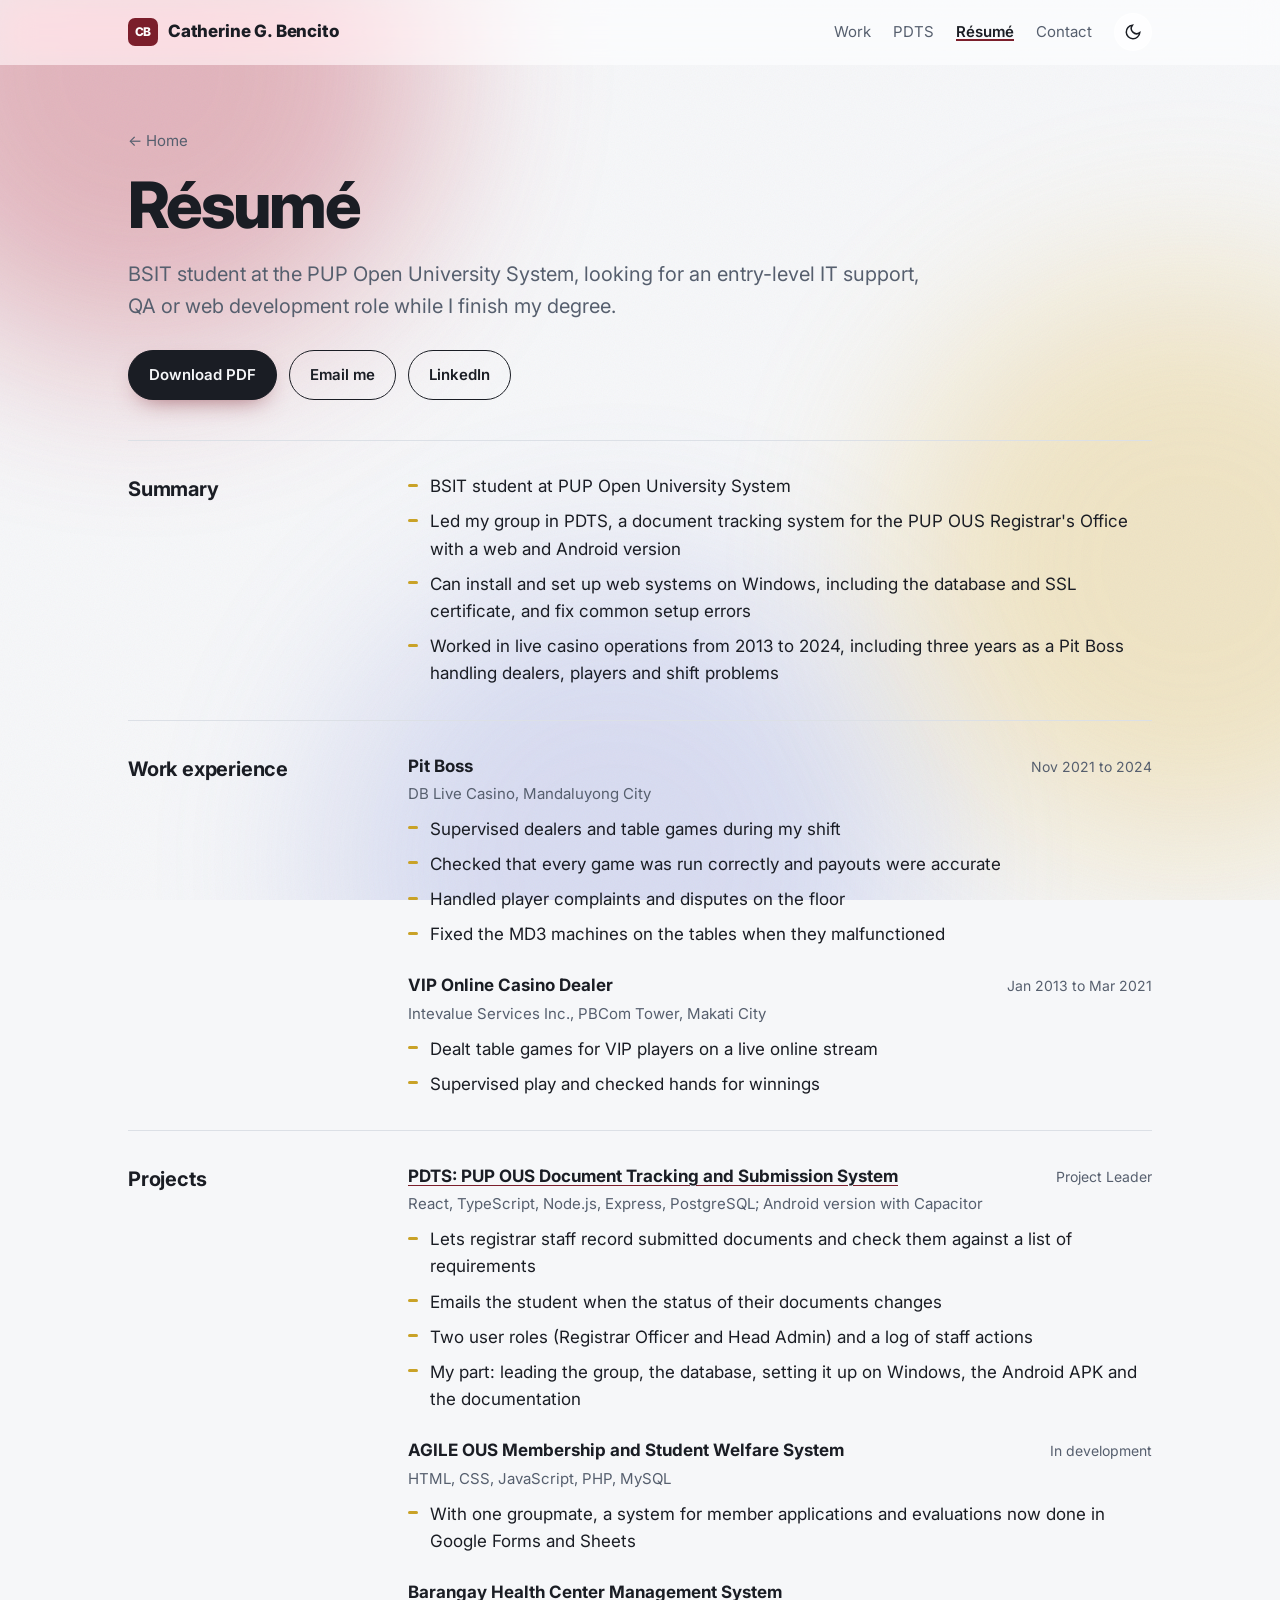
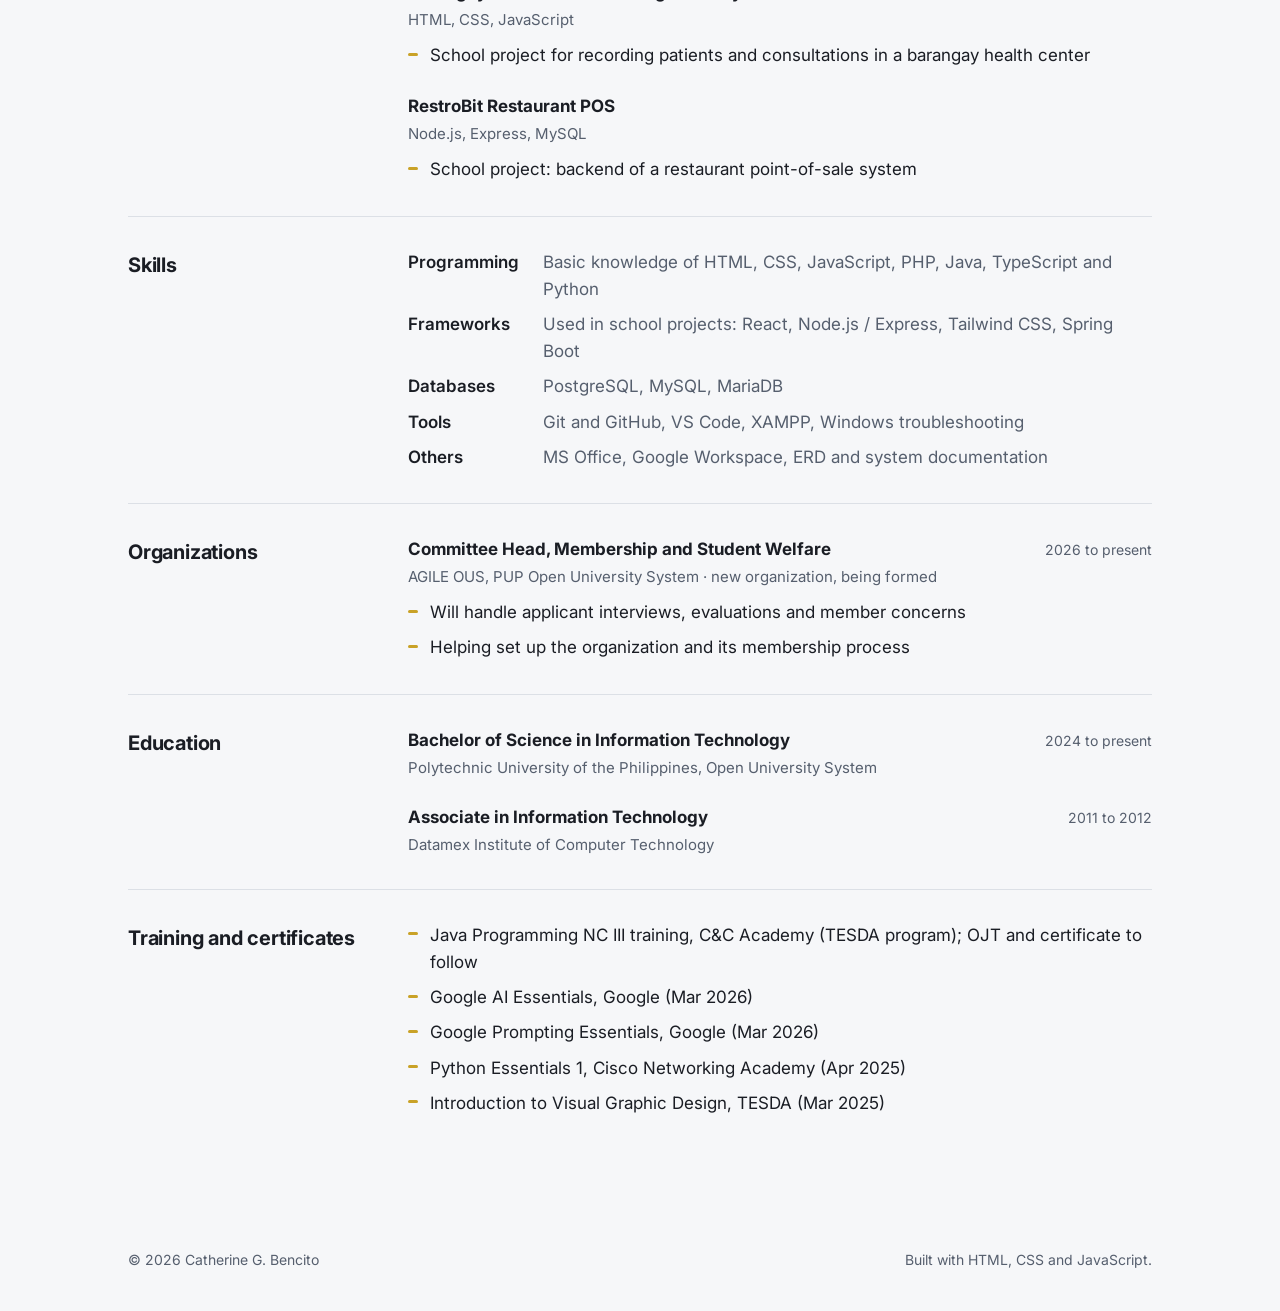
<file: resume.html>
<!DOCTYPE html>
<html lang="en">
<head>
<meta charset="utf-8">
<meta name="viewport" content="width=device-width, initial-scale=1">
<title>Résumé | Catherine G. Bencito</title>
<meta name="description" content="Résumé of Catherine G. Bencito: BSIT student at PUP Open University System, PDTS Project Leader, 10+ years in live casino operations. Open to entry-level IT support, QA and web roles.">
<meta name="author" content="Catherine G. Bencito">
<meta property="og:type" content="profile">
<meta property="og:title" content="Résumé | Catherine G. Bencito">
<meta property="og:description" content="Experience, projects, skills and training.">
<meta name="theme-color" content="#7B1E2B">
<link rel="icon" href="data:image/svg+xml,<svg xmlns='http://www.w3.org/2000/svg' viewBox='0 0 32 32'><rect width='32' height='32' rx='7' fill='%237B1E2B'/><text x='16' y='21' font-family='Arial' font-weight='700' font-size='13' fill='white' text-anchor='middle'>CB</text></svg>">
<link rel="preconnect" href="https://fonts.googleapis.com">
<link rel="preconnect" href="https://fonts.gstatic.com" crossorigin>
<link href="https://fonts.googleapis.com/css2?family=Inter:wght@400;500;600;700;800&display=swap" rel="stylesheet">
<link rel="stylesheet" href="assets/css/styles.css">
<script>
  document.documentElement.classList.add('js');
  try { const t = localStorage.getItem('theme'); if (t) document.documentElement.dataset.theme = t; else if (matchMedia('(prefers-color-scheme: dark)').matches) document.documentElement.dataset.theme = 'dark'; } catch (e) {}
</script>
</head>
<body>
<div class="ambient" aria-hidden="true"><span></span><span></span><span></span></div>
<div class="grain" aria-hidden="true"></div>
<div class="progress" id="progress" aria-hidden="true"></div>
<a class="skip" href="#main">Skip to content</a>

<header class="top">
  <div class="wrap nav">
    <a class="brand" href="index.html"><span class="brand-mark" aria-hidden="true">CB</span><span class="brand-name">Catherine G. Bencito</span></a>
    <div class="nav-right">
      <nav aria-label="Main">
        <ul>
          <li><a href="index.html#work">Work</a></li>
          <li class="opt"><a href="pdts.html">PDTS</a></li>
          <li><a href="resume.html" aria-current="page">Résumé</a></li>
          <li class="opt2"><a href="index.html#contact">Contact</a></li>
        </ul>
      </nav>
      <button class="theme-toggle" id="themeToggle" type="button" aria-label="Switch to dark theme">
        <svg class="moon" viewBox="0 0 24 24" fill="none" stroke="currentColor" stroke-width="2" stroke-linecap="round" aria-hidden="true"><path d="M21 12.8A9 9 0 1 1 11.2 3a7 7 0 0 0 9.8 9.8z"/></svg>
        <svg class="sun" viewBox="0 0 24 24" fill="none" stroke="currentColor" stroke-width="2" stroke-linecap="round" aria-hidden="true"><circle cx="12" cy="12" r="4"/><path d="M12 2v2M12 20v2M4.9 4.9l1.4 1.4M17.7 17.7l1.4 1.4M2 12h2M20 12h2M4.9 19.1l1.4-1.4M17.7 6.3l1.4-1.4"/></svg>
      </button>
    </div>
  </div>
</header>

<main id="main">
  <section class="page-hero">
    <div class="wrap">
      <a class="back" href="index.html">← Home</a>
      <h1>Résumé</h1>
      <p class="lede">BSIT student at the PUP Open University System, looking for an entry-level IT support, QA or web development role while I finish my degree.</p>
      <div class="cta-row">
        <a class="btn primary" href="assets/Catherine-Bencito-Resume.pdf" download>Download PDF</a>
        <a class="btn ghost" href="https://mail.google.com/mail/?view=cm&amp;fs=1&amp;to=kyasarin004@gmail.com" target="_blank" rel="noopener">Email me</a>
        <a class="btn ghost" href="https://www.linkedin.com/in/catherine-bencito/" target="_blank" rel="noopener">LinkedIn</a>
      </div>
    </div>
  </section>

  <div class="wrap cv">
    <section class="cv-sec">
      <h2>Summary</h2>
      <div class="cv-body">
      <ul class="ticks">
        <li>BSIT student at PUP Open University System</li>
        <li>Led my group in PDTS, a document tracking system for the PUP OUS Registrar's Office with a web and Android version</li>
        <li>Can install and set up web systems on Windows, including the database and SSL certificate, and fix common setup errors</li>
        <li>Worked in live casino operations from 2013 to 2024, including three years as a Pit Boss handling dealers, players and shift problems</li>
      </ul>
      </div>
    </section>

    <section class="cv-sec">
      <h2>Work experience</h2>
      <div class="cv-body">
      <div class="cv-item">
        <div class="cv-line"><h3>Pit Boss</h3><span>Nov 2021 to 2024</span></div>
        <p class="cv-where">DB Live Casino, Mandaluyong City</p>
        <ul class="ticks">
          <li>Supervised dealers and table games during my shift</li>
          <li>Checked that every game was run correctly and payouts were accurate</li>
          <li>Handled player complaints and disputes on the floor</li>
          <li>Fixed the MD3 machines on the tables when they malfunctioned</li>
        </ul>
      </div>
      <div class="cv-item">
        <div class="cv-line"><h3>VIP Online Casino Dealer</h3><span>Jan 2013 to Mar 2021</span></div>
        <p class="cv-where">Intevalue Services Inc., PBCom Tower, Makati City</p>
        <ul class="ticks">
          <li>Dealt table games for VIP players on a live online stream</li>
          <li>Supervised play and checked hands for winnings</li>
        </ul>
      </div>
      </div>
    </section>

    <section class="cv-sec">
      <h2>Projects</h2>
      <div class="cv-body">
      <div class="cv-item">
        <div class="cv-line"><h3><a href="pdts.html">PDTS: PUP OUS Document Tracking and Submission System</a></h3><span>Project Leader</span></div>
        <p class="cv-where">React, TypeScript, Node.js, Express, PostgreSQL; Android version with Capacitor</p>
        <ul class="ticks">
          <li>Lets registrar staff record submitted documents and check them against a list of requirements</li>
          <li>Emails the student when the status of their documents changes</li>
          <li>Two user roles (Registrar Officer and Head Admin) and a log of staff actions</li>
          <li>My part: leading the group, the database, setting it up on Windows, the Android APK and the documentation</li>
        </ul>
      </div>
      <div class="cv-item">
        <div class="cv-line"><h3>AGILE OUS Membership and Student Welfare System</h3><span>In development</span></div>
        <p class="cv-where">HTML, CSS, JavaScript, PHP, MySQL</p>
        <ul class="ticks"><li>With one groupmate, a system for member applications and evaluations now done in Google Forms and Sheets</li></ul>
      </div>
      <div class="cv-item">
        <div class="cv-line"><h3>Barangay Health Center Management System</h3></div>
        <p class="cv-where">HTML, CSS, JavaScript</p>
        <ul class="ticks"><li>School project for recording patients and consultations in a barangay health center</li></ul>
      </div>
      <div class="cv-item">
        <div class="cv-line"><h3>RestroBit Restaurant POS</h3></div>
        <p class="cv-where">Node.js, Express, MySQL</p>
        <ul class="ticks"><li>School project: backend of a restaurant point-of-sale system</li></ul>
      </div>
      </div>
    </section>

    <section class="cv-sec">
      <h2>Skills</h2>
      <div class="cv-body">
      <dl class="cv-skills">
        <dt>Programming</dt><dd>Basic knowledge of HTML, CSS, JavaScript, PHP, Java, TypeScript and Python</dd>
        <dt>Frameworks</dt><dd>Used in school projects: React, Node.js / Express, Tailwind CSS, Spring Boot</dd>
        <dt>Databases</dt><dd>PostgreSQL, MySQL, MariaDB</dd>
        <dt>Tools</dt><dd>Git and GitHub, VS Code, XAMPP, Windows troubleshooting</dd>
        <dt>Others</dt><dd>MS Office, Google Workspace, ERD and system documentation</dd>
      </dl>
      </div>
    </section>

    <section class="cv-sec">
      <h2>Organizations</h2>
      <div class="cv-body">
      <div class="cv-item">
        <div class="cv-line"><h3>Committee Head, Membership and Student Welfare</h3><span>2026 to present</span></div>
        <p class="cv-where">AGILE OUS, PUP Open University System · new organization, being formed</p>
        <ul class="ticks"><li>Will handle applicant interviews, evaluations and member concerns</li><li>Helping set up the organization and its membership process</li></ul>
      </div>
      </div>
    </section>

    <section class="cv-sec">
      <h2>Education</h2>
      <div class="cv-body">
      <div class="cv-item">
        <div class="cv-line"><h3>Bachelor of Science in Information Technology</h3><span>2024 to present</span></div>
        <p class="cv-where">Polytechnic University of the Philippines, Open University System</p>
      </div>
      <div class="cv-item">
        <div class="cv-line"><h3>Associate in Information Technology</h3><span>2011 to 2012</span></div>
        <p class="cv-where">Datamex Institute of Computer Technology</p>
      </div>
      </div>
    </section>

    <section class="cv-sec">
      <h2>Training and certificates</h2>
      <div class="cv-body">
      <ul class="ticks">
        <li>Java Programming NC III training, C&amp;C Academy (TESDA program); OJT and certificate to follow</li>
        <li>Google AI Essentials, Google (Mar 2026)</li>
        <li>Google Prompting Essentials, Google (Mar 2026)</li>
        <li>Python Essentials 1, Cisco Networking Academy (Apr 2025)</li>
        <li>Introduction to Visual Graphic Design, TESDA (Mar 2025)</li>
      </ul>
      </div>
    </section>
  </div>
</main>

<div class="wrap">
  <footer>
    <span>© <span id="yr">2026</span> Catherine G. Bencito</span>
    <span>Built with HTML, CSS and JavaScript.</span>
  </footer>
</div>

<script src="assets/js/main.js" defer></script>
<div class="toast" id="toast" role="status" aria-live="polite"></div>
</body>
</html>
</file>
<file: assets/css/styles.css>
/* ==========================================================
   Catherine G. Bencito — Portfolio
   Design tokens → base → layout → components → utilities
   ========================================================== */

:root {
  --paper: #F6F7F9;
  --surface: #FFFFFF;
  --surface-2: #EEF0F3;
  --ink: #1A1D24;
  --slate: #565F6E;
  --line: #DCE0E6;
  --maroon: #7B1E2B;
  --maroon-ink: #7B1E2B;
  --maroon-soft: #F3E7E9;
  --gold: #C9A227;
  --ok: #1F7A4D;
  --ok-soft: #E3F2EA;
  --warn: #9A6A00;
  --warn-soft: #FBF1D9;
  --radius-lg: 14px;
  --radius-sm: 6px;
  --max: 1080px;
  color-scheme: light;
}

[data-theme="dark"] {
  --paper: #14161B;
  --surface: #1C1F26;
  --surface-2: #252932;
  --ink: #ECEEF2;
  --slate: #A3AAB6;
  --line: #2E333D;
  --maroon: #9B2C3C;
  --maroon-ink: #E58A97;
  --maroon-soft: #3A1E24;
  --ok: #5CC892;
  --ok-soft: #173326;
  --warn: #E8C15A;
  --warn-soft: #3A3018;
  color-scheme: dark;
}

* { box-sizing: border-box; margin: 0; padding: 0; }
html { scroll-behavior: smooth; }
@media (prefers-reduced-motion: reduce) { html { scroll-behavior: auto; } }

body {
  font-family: "Inter", system-ui, -apple-system, "Segoe UI", sans-serif;
  background: var(--paper);
  color: var(--ink);
  font-size: 17px;
  line-height: 1.6;
  -webkit-font-smoothing: antialiased;
  transition: background .25s, color .25s;
}
a { color: inherit; }
a:focus-visible, button:focus-visible, input:focus-visible {
  outline: 3px solid var(--gold); outline-offset: 3px; border-radius: 4px;
}
.wrap { max-width: var(--max); margin: 0 auto; padding: 0 28px; }
.skip { position: absolute; left: -999px; top: 8px; background: var(--ink); color: var(--paper); padding: 8px 14px; border-radius: 6px; z-index: 50; }
.skip:focus { left: 8px; }

/* ---------- header ---------- */
header.top {
  position: sticky; top: 0; z-index: 20;
  background: color-mix(in srgb, var(--paper) 88%, transparent);
  backdrop-filter: blur(8px);
  border-bottom: 1px solid transparent;
  transition: border-color .2s;
}
header.top.scrolled { border-bottom-color: var(--line); }
.nav { display: flex; align-items: center; justify-content: space-between; height: 64px; gap: 16px; }
.brand { white-space: nowrap; font-weight: 800; text-decoration: none; letter-spacing: -.01em; display: flex; align-items: center; gap: 10px; }
.brand-mark { width: 30px; height: 28px; border-radius: 7px; background: var(--maroon); color: #fff; display: grid; place-items: center; font-size: 12px; }
.nav-right { display: flex; align-items: center; gap: 22px; }
.nav ul { display: flex; gap: 22px; list-style: none; font-size: 15px; }
.nav ul a { text-decoration: none; color: var(--slate); }
.nav ul a:hover { color: var(--ink); }
.theme-toggle {
  width: 38px; height: 38px; border-radius: 50%;
  border: 1px solid var(--line); background: var(--surface); color: var(--ink);
  display: grid; place-items: center; cursor: pointer;
}
.theme-toggle svg { width: 18px; height: 18px; }
.theme-toggle .sun { display: none; }
[data-theme="dark"] .theme-toggle .sun { display: block; }
[data-theme="dark"] .theme-toggle .moon { display: none; }
@media (max-width: 760px) { .nav ul { gap: 14px; font-size: 14px; } .nav ul .opt { display: none; } }
@media (max-width: 430px) { .nav ul .opt2 { display: none; } .brand-name { position: absolute; width: 1px; height: 1px; overflow: hidden; clip: rect(0 0 0 0); white-space: nowrap; } }

/* ---------- buttons ---------- */
.btn {
  display: inline-flex; align-items: center; gap: 8px;
  padding: 12px 20px; border-radius: 999px;
  font: inherit; font-weight: 600; font-size: 15px; text-decoration: none;
  border: 1.5px solid var(--ink); background: transparent; color: var(--ink);
  cursor: pointer; transition: background .15s, color .15s, border-color .15s;
}
.btn.primary { background: var(--ink); color: var(--paper); }
.btn.primary:hover { background: var(--maroon); border-color: var(--maroon); color: #fff; }
.btn.ghost:hover { background: var(--surface); }
.btn.small { padding: 8px 14px; font-size: 14px; }
.cta-row { display: flex; flex-wrap: wrap; gap: 12px; margin-top: 36px; }

/* ---------- hero ---------- */
.hero { padding: 88px 0 72px; }
.hero-grid { display: grid; grid-template-columns: 1fr; gap: 0; }
.hero h1 { font-size: clamp(44px, 7.4vw, 88px); line-height: 1; letter-spacing: -.035em; font-weight: 800; max-width: 12ch; }
.hero .lede { margin-top: 28px; font-size: clamp(18px, 2vw, 21px); color: var(--slate); max-width: 60ch; }
.hero .lede strong { color: var(--ink); font-weight: 600; }

/* ---------- live tracker demo (signature element) ---------- */
.demo {
  margin-top: 72px; background: var(--surface);
  border: 1px solid var(--line); border-radius: var(--radius-lg);
  overflow: hidden;
}
.demo-bar {
  display: flex; justify-content: space-between; align-items: center; gap: 12px; flex-wrap: wrap;
  padding: 14px 22px; background: var(--maroon); color: #fff; font-size: 14px;
}
.demo-bar b { font-weight: 700; }
.demo-bar .pill { background: rgba(255,255,255,.16); padding: 3px 10px; border-radius: 999px; }
.demo-body { padding: 24px 26px 28px; }
.demo-form { display: flex; gap: 10px; flex-wrap: wrap; align-items: end; }
.demo-form label { display: block; font-size: 14px; font-weight: 600; margin-bottom: 6px; }
.demo-form .field { flex: 1 1 260px; }
.demo-form input {
  width: 100%; font: inherit; font-size: 16px; font-variant-numeric: tabular-nums;
  padding: 11px 14px; border: 1.5px solid var(--line); border-radius: 10px;
  background: var(--paper); color: var(--ink);
}
.demo-form input:focus { border-color: var(--maroon-ink); outline: none; }
.samples { margin-top: 12px; font-size: 14px; color: var(--slate); display: flex; gap: 8px; flex-wrap: wrap; align-items: center; }
.samples button {
  font: inherit; font-size: 13px; font-variant-numeric: tabular-nums;
  padding: 4px 10px; border-radius: 999px; cursor: pointer;
  border: 1px solid var(--line); background: var(--surface-2); color: var(--ink);
}
.samples button:hover { border-color: var(--maroon-ink); }

.result { margin-top: 24px; border-top: 1px dashed var(--line); padding-top: 22px; }
.result[hidden] { display: none; }
.result-head { display: flex; justify-content: space-between; gap: 16px; flex-wrap: wrap; align-items: flex-start; }
.result-head h3 { font-size: 20px; letter-spacing: -.01em; }
.result-head .meta { font-size: 14px; color: var(--slate); }
.status { font-size: 13px; font-weight: 700; padding: 5px 12px; border-radius: 999px; white-space: nowrap; }
.status.ok { background: var(--ok-soft); color: var(--ok); }
.status.warn { background: var(--warn-soft); color: var(--warn); }
.status.info { background: var(--maroon-soft); color: var(--maroon-ink); }

.steps { position: relative; display: grid; grid-template-columns: repeat(5, 1fr); margin-top: 26px; }
.rail { position: absolute; left: 10%; right: 10%; top: 11px; height: 3px; background: var(--line); border-radius: 3px; }
.rail-fill { position: absolute; left: 0; top: 0; bottom: 0; width: 0; background: var(--maroon); border-radius: 3px; transition: width 1.4s cubic-bezier(.6,.1,.2,1); }
.step { position: relative; text-align: center; padding: 0 6px; }
.dot { width: 25px; height: 25px; margin: 0 auto; border-radius: 50%; background: var(--surface); border: 3px solid var(--line); transition: border-color .3s, background .3s; display: grid; place-items: center; }
.dot svg { width: 12px; height: 12px; opacity: 0; transition: opacity .3s; }
.step.done .dot { border-color: var(--maroon); background: var(--maroon); }
.step.done .dot svg { opacity: 1; }
.step.current .dot { border-color: var(--maroon); }
.step-name { margin-top: 10px; font-weight: 600; font-size: 14px; }
.step-note { font-size: 12.5px; color: var(--slate); line-height: 1.4; margin-top: 2px; font-variant-numeric: tabular-nums; }

.result-cols { display: grid; grid-template-columns: 1fr 1fr; gap: 24px; margin-top: 26px; }
.panel { background: var(--paper); border: 1px solid var(--line); border-radius: 10px; padding: 16px 18px; }
.panel h4 { font-size: 14px; font-weight: 700; margin-bottom: 10px; }
.checklist { list-style: none; display: grid; gap: 7px; font-size: 15px; }
.checklist li { display: flex; gap: 10px; align-items: baseline; }
.checklist .mark { flex: none; width: 18px; height: 18px; border-radius: 4px; display: grid; place-items: center; font-size: 12px; font-weight: 800; transform: translateY(3px); }
.checklist .yes .mark { background: var(--ok-soft); color: var(--ok); }
.checklist .no .mark { background: var(--warn-soft); color: var(--warn); }
.checklist .no { color: var(--slate); }
.email { font-size: 14px; color: var(--slate); }
.email .subject { color: var(--ink); font-weight: 600; margin-bottom: 6px; }
.email p + p { margin-top: 6px; }
.demo-error { margin-top: 18px; color: var(--warn); font-size: 15px; }
.demo-foot { margin-top: 22px; font-size: 14px; color: var(--slate); }
@media (max-width: 760px) {
  .steps { grid-template-columns: 1fr; gap: 16px; }
  .rail { left: 11px; right: auto; top: 12px; bottom: 12px; width: 3px; height: auto; }
  .rail-fill { width: 100% !important; height: 0; transition: height 1.4s cubic-bezier(.6,.1,.2,1); }
  .step { display: grid; grid-template-columns: 25px 1fr; gap: 14px; text-align: left; padding: 0; }
  .dot { margin: 0; }
  .step-name { margin-top: 0; }
  .result-cols { grid-template-columns: 1fr; }
}

/* ---------- sections ---------- */
section.block { padding: 88px 0; border-top: 1px solid var(--line); }
.sec-head { display: grid; grid-template-columns: 1fr 2fr; gap: 40px; margin-bottom: 48px; }
.sec-head h2 { font-size: clamp(30px, 3.6vw, 40px); line-height: 1.1; letter-spacing: -.025em; font-weight: 800; }
.sec-head p { color: var(--slate); max-width: 58ch; align-self: end; }
@media (max-width: 800px) { .sec-head { grid-template-columns: 1fr; gap: 12px; } }

/* ---------- featured project ---------- */
.feature { display: grid; grid-template-columns: 1.15fr 1fr; background: var(--surface); border: 1px solid var(--line); border-radius: var(--radius-lg); overflow: hidden; }
.feature-body { padding: 40px; }
.feature-body h3 { font-size: 28px; line-height: 1.15; letter-spacing: -.02em; }
.role { display: inline-block; margin-bottom: 14px; font-size: 14px; font-weight: 600; color: var(--maroon-ink); background: var(--maroon-soft); padding: 4px 10px; border-radius: 999px; }
.feature-body > p { margin-top: 14px; color: var(--slate); }
.ticks { margin-top: 18px; list-style: none; display: grid; gap: 8px; }
.ticks li { padding-left: 22px; position: relative; }
.ticks li::before { content: ""; position: absolute; left: 0; top: .62em; width: 10px; height: 3px; border-radius: 2px; background: var(--gold); }
.feature-side { background: var(--maroon); color: #fff; padding: 40px; display: flex; flex-direction: column; gap: 26px; }
.feature-side h4 { font-size: 15px; font-weight: 600; opacity: .75; }
.stack { display: flex; flex-wrap: wrap; gap: 8px; margin-top: 10px; }
.stack span { font-size: 14px; padding: 5px 11px; border-radius: var(--radius-sm); background: rgba(255,255,255,.13); }
.feature-side .links { margin-top: auto; display: flex; gap: 12px; flex-wrap: wrap; }
.feature-side .btn { border-color: #fff; color: #fff; }
.feature-side .btn.primary { background: #fff; color: var(--maroon); }
.feature-side .btn.primary:hover { background: var(--gold); border-color: var(--gold); color: #1A1D24; }
.feature-side .btn.ghost:hover { background: rgba(255,255,255,.12); }
@media (max-width: 860px) { .feature { grid-template-columns: 1fr; } .feature-body, .feature-side { padding: 28px; } }

/* ---------- other projects ---------- */
.projects { margin-top: 28px; display: grid; grid-template-columns: repeat(2, 1fr); gap: 32px 28px; }
.proj { padding-top: 26px; border-top: 3px solid var(--ink); display: flex; flex-direction: column; }
.proj h3 { font-size: 22px; letter-spacing: -.015em; line-height: 1.2; }
.proj .kind { font-size: 14px; color: var(--maroon-ink); font-weight: 600; margin-top: 4px; }
.proj p { margin-top: 12px; color: var(--slate); max-width: 52ch; }
.tags { margin-top: 14px; font-size: 14px; display: flex; flex-wrap: wrap; gap: 6px; }
.tags span { border: 1px solid var(--line); background: var(--surface); padding: 3px 9px; border-radius: var(--radius-sm); }
.proj .btn { margin-top: 18px; align-self: flex-start; }
@media (max-width: 760px) { .projects { grid-template-columns: 1fr; } }

.small-builds { margin-top: 56px; background: var(--surface); border: 1px solid var(--line); border-radius: var(--radius-lg); padding: 28px 32px; }
.small-builds h3 { font-size: 18px; }
.small-builds dl { margin-top: 16px; display: grid; grid-template-columns: 180px 1fr; gap: 12px 24px; }
.small-builds dt { font-weight: 600; }
.small-builds dd { color: var(--slate); }
@media (max-width: 640px) { .small-builds dl { grid-template-columns: 1fr; gap: 2px; } .small-builds dd { margin-bottom: 12px; } }

/* ---------- github feed ---------- */
.gh { margin-top: 56px; }
.gh-head { display: flex; justify-content: space-between; align-items: baseline; gap: 16px; flex-wrap: wrap; }
.gh-head h3 { font-size: 18px; }
.gh-head span { font-size: 14px; color: var(--slate); }
.gh-list { margin-top: 16px; list-style: none; border: 1px solid var(--line); border-radius: var(--radius-lg); background: var(--surface); }
.gh-list li { display: grid; grid-template-columns: 1fr auto; gap: 4px 16px; padding: 14px 20px; border-top: 1px solid var(--line); }
.gh-list li:first-child { border-top: 0; }
.gh-list a { font-weight: 600; text-underline-offset: 4px; }
.gh-list .desc { grid-column: 1 / -1; font-size: 14px; color: var(--slate); }
.gh-list .when { font-size: 13px; color: var(--slate); font-variant-numeric: tabular-nums; white-space: nowrap; }
.gh-list .lang { font-size: 13px; color: var(--slate); }
.gh-list .loading { color: var(--slate); font-size: 15px; display: block; }

/* ---------- skills ---------- */
.skills { display: grid; grid-template-columns: repeat(4, 1fr); gap: 32px; }
.skills h3 { font-size: 16px; padding-bottom: 10px; border-bottom: 1px solid var(--line); margin-bottom: 12px; }
.skills ul { list-style: none; display: grid; gap: 6px; color: var(--slate); }
@media (max-width: 860px) { .skills { grid-template-columns: repeat(2, 1fr); } }
@media (max-width: 480px) { .skills { grid-template-columns: 1fr; } }

/* ---------- experience ---------- */
h3.sub { font-size: 15px; font-weight: 600; color: var(--slate); margin: 0 0 22px; }
.timeline + h3.sub, .timeline + .edu-list, h3.sub.space { margin-top: 56px; }
.timeline { list-style: none; position: relative; max-width: 760px; }
.timeline::before { content: ""; position: absolute; left: 7px; top: 8px; bottom: 8px; width: 2px; background: var(--line); }
.timeline li { position: relative; padding-left: 44px; padding-bottom: 40px; }
.timeline li:last-child { padding-bottom: 0; }
.timeline li::before { content: ""; position: absolute; left: 0; top: 7px; width: 16px; height: 16px; border-radius: 50%; background: var(--paper); border: 3px solid var(--maroon); }
.timeline .when { font-size: 14px; color: var(--slate); font-variant-numeric: tabular-nums; }
.timeline h3 { font-size: 20px; letter-spacing: -.01em; margin-top: 2px; }
.timeline .org { color: var(--maroon-ink); font-weight: 600; font-size: 15px; }
.timeline p { margin-top: 8px; color: var(--slate); max-width: 62ch; }
.edu-list { display: grid; gap: 12px; }
.edu { display: flex; justify-content: space-between; gap: 24px; flex-wrap: wrap; padding: 22px 26px; border-radius: var(--radius-lg); background: var(--surface); border: 1px solid var(--line); }
.edu h3 { font-size: 18px; }
.edu p { color: var(--slate); }

/* ---------- certifications ---------- */
.certs { display: grid; grid-template-columns: repeat(4, 1fr); gap: 16px; }
.cert { background: var(--surface); border: 1px solid var(--line); border-top: 4px solid var(--maroon); border-radius: var(--radius-sm); padding: 20px; }
.cert:nth-child(n+3) { border-top-color: var(--gold); }
.cert .issuer { font-size: 14px; color: var(--slate); }
.cert h3 { font-size: 17px; line-height: 1.3; margin-top: 6px; }
.cert p { font-size: 13px; color: var(--slate); margin-top: 10px; font-variant-numeric: tabular-nums; }
.cert-courses { margin-top: 36px; }
.cert-courses h3 { font-size: 16px; }
.cert-courses ul { margin-top: 14px; list-style: none; columns: 3; column-gap: 32px; color: var(--slate); }
.cert-courses li { break-inside: avoid; padding: 5px 0; border-bottom: 1px solid var(--line); }
.also { margin-top: 18px; font-size: 15px; color: var(--slate); }
@media (max-width: 900px) { .certs { grid-template-columns: repeat(2, 1fr); } .cert-courses ul { columns: 2; } }
@media (max-width: 520px) { .certs { grid-template-columns: 1fr; } .cert-courses ul { columns: 1; } }

/* ---------- case study dialog ---------- */
dialog.case {
  width: min(880px, calc(100% - 32px)); max-height: calc(100vh - 48px);
  margin: auto; padding: 0; border: 1px solid var(--line); border-radius: var(--radius-lg);
  background: var(--surface); color: var(--ink);
}
dialog.case::backdrop { background: rgba(10,12,16,.55); }
dialog.case[open] { animation: rise .22s ease-out; }
@keyframes rise { from { opacity: 0; transform: translateY(12px); } to { opacity: 1; transform: none; } }
@media (prefers-reduced-motion: reduce) { dialog.case[open] { animation: none; } }
.case-head { position: sticky; top: 0; z-index: 1; display: flex; justify-content: space-between; align-items: center; gap: 16px; padding: 18px 28px; background: var(--surface); border-bottom: 1px solid var(--line); }
.case-head h2 { font-size: 20px; letter-spacing: -.01em; }
.case-close { width: 36px; height: 36px; border-radius: 50%; border: 1px solid var(--line); background: var(--paper); color: var(--ink); font-size: 20px; line-height: 1; cursor: pointer; }
.case-body { padding: 26px 28px 34px; }
.case-body h3 { font-size: 16px; margin: 28px 0 8px; }
.case-body h3:first-child { margin-top: 0; }
.case-body p, .case-body li { color: var(--slate); }
.case-body ul { padding-left: 20px; display: grid; gap: 6px; }
.case-body strong { color: var(--ink); font-weight: 600; }

/* architecture diagram */
.arch { display: grid; grid-template-columns: 1fr auto 1fr auto 1fr; align-items: center; gap: 10px; margin-top: 10px; }
.arch .col { display: grid; gap: 8px; }
.node { border: 1.5px solid var(--line); background: var(--paper); border-radius: 10px; padding: 10px 12px; text-align: center; }
.node b { display: block; font-size: 14px; }
.node span { font-size: 12.5px; color: var(--slate); }
.node.key { border-color: var(--maroon-ink); }
.arrow { color: var(--slate); font-size: 20px; text-align: center; }
@media (max-width: 640px) { .arch { grid-template-columns: 1fr; } .arrow { transform: rotate(90deg); } }

/* ---------- contact ---------- */
.contact { padding: 96px 0 64px; border-top: 1px solid var(--line); }
.contact h2 { font-size: clamp(34px, 5vw, 60px); line-height: 1.05; letter-spacing: -.03em; font-weight: 800; max-width: 16ch; }
.contact p { margin-top: 18px; color: var(--slate); max-width: 52ch; }
footer { padding: 28px 0 40px; font-size: 14px; color: var(--slate); display: flex; justify-content: space-between; flex-wrap: wrap; gap: 12px; }

/* ---------- print: the page doubles as a résumé ---------- */
@media print {
  header.top, .demo, .cta-row, .theme-toggle, .gh, .proj .btn, .feature-side .links, dialog, .contact h2 { display: none !important; }
  body { background: #fff; color: #000; font-size: 11pt; }
  section.block { padding: 18pt 0; border: 0; }
  .hero { padding: 0 0 12pt; }
  .hero h1 { font-size: 26pt; }
  .feature, .feature-side { background: #fff !important; color: #000; border: 1px solid #ccc; }
  .stack span { background: #eee; }
  a { text-decoration: none; }
}

/* ---------- utilities ---------- */
.sr { position: absolute; width: 1px; height: 1px; overflow: hidden; clip: rect(0 0 0 0); white-space: nowrap; }
.checklist .tbd .mark { background: var(--surface-2); color: var(--slate); }
.checklist .tbd { color: var(--slate); }
.demo-error[hidden] { display: none; }

/* ==========================================================
   Motion + glass layer
   ========================================================== */
:root {
  --glass: rgba(255, 255, 255, .58);
  --glass-strong: rgba(255, 255, 255, .72);
  --glass-border: rgba(255, 255, 255, .75);
  --glass-edge: rgba(26, 29, 36, .08);
  --glass-shadow: 0 1px 0 rgba(255,255,255,.6) inset, 0 18px 40px -18px rgba(60, 20, 30, .25);
  --blob-1: #C2475A;
  --blob-2: #E2B94A;
  --blob-3: #6E7FD6;
  --ease-out: cubic-bezier(.16, 1, .3, 1);
}
[data-theme="dark"] {
  --glass: rgba(30, 33, 41, .55);
  --glass-strong: rgba(30, 33, 41, .72);
  --glass-border: rgba(255, 255, 255, .09);
  --glass-edge: rgba(255, 255, 255, .06);
  --glass-shadow: 0 1px 0 rgba(255,255,255,.06) inset, 0 24px 48px -20px rgba(0, 0, 0, .6);
  --blob-1: #7B1E2B;
  --blob-2: #8A6A12;
  --blob-3: #2E3A7A;
}

/* ambient background */
.ambient { position: fixed; inset: 0; z-index: -1; overflow: hidden; pointer-events: none; }
.ambient span {
  position: absolute; width: 46vmax; height: 46vmax; border-radius: 50%;
  filter: blur(90px); opacity: .38; will-change: transform;
  animation: drift 28s ease-in-out infinite alternate;
}
.ambient span:nth-child(1) { background: var(--blob-1); top: -18vmax; left: -12vmax; }
.ambient span:nth-child(2) { background: var(--blob-2); top: 30vh; right: -16vmax; animation-duration: 34s; animation-delay: -8s; opacity: .3; }
.ambient span:nth-child(3) { background: var(--blob-3); bottom: -20vmax; left: 25vw; animation-duration: 40s; animation-delay: -16s; opacity: .22; }
[data-theme="dark"] .ambient span { opacity: .45; }
@keyframes drift {
  0%   { transform: translate3d(0, 0, 0) scale(1); }
  50%  { transform: translate3d(6vmax, 4vmax, 0) scale(1.12); }
  100% { transform: translate3d(-4vmax, 8vmax, 0) scale(.94); }
}
.grain {
  position: fixed; inset: 0; z-index: -1; pointer-events: none; opacity: .05;
  background-image: url("data:image/svg+xml,%3Csvg xmlns='http://www.w3.org/2000/svg' width='160' height='160'%3E%3Cfilter id='n'%3E%3CfeTurbulence type='fractalNoise' baseFrequency='.85' numOctaves='3' stitchTiles='stitch'/%3E%3C/filter%3E%3Crect width='100%25' height='100%25' filter='url(%23n)'/%3E%3C/svg%3E");
}
body { background: var(--paper); }

/* glass surfaces */
.demo, .feature, .small-builds, .gh-list, .edu, .cert, .panel, dialog.case, .case-head, .proj {
  background: var(--glass);
  -webkit-backdrop-filter: blur(18px) saturate(160%);
  backdrop-filter: blur(18px) saturate(160%);
  border: 1px solid var(--glass-border);
  box-shadow: var(--glass-shadow);
}
.proj { border-top: 3px solid var(--ink); border-radius: var(--radius-lg); padding: 26px 26px 24px; }
.panel { background: var(--glass-strong); }
.case-head { box-shadow: none; border-width: 0 0 1px; border-radius: 0; }
dialog.case { background: var(--glass-strong); }
dialog.case::backdrop { background: rgba(10,12,16,.4); -webkit-backdrop-filter: blur(6px); backdrop-filter: blur(6px); }
.feature-side {
  background: linear-gradient(150deg, rgba(123,30,43,.94), rgba(84,16,28,.92));
  position: relative; overflow: hidden;
}
.feature-side::after {
  content: ""; position: absolute; width: 320px; height: 320px; right: -120px; bottom: -140px; border-radius: 50%;
  background: radial-gradient(circle, rgba(201,162,39,.45), transparent 70%); pointer-events: none;
}
.demo-bar { background: linear-gradient(100deg, var(--maroon), #5A1520); }
header.top { background: var(--glass); -webkit-backdrop-filter: blur(16px) saturate(160%); backdrop-filter: blur(16px) saturate(160%); }
header.top.scrolled { border-bottom-color: var(--glass-edge); }
.theme-toggle, .samples button, .demo-form input, .tags span, .case-close {
  background: var(--glass-strong); border-color: var(--glass-border);
}

/* cursor spotlight on glass cards */
.spot { position: relative; isolation: isolate; }
.spot::before {
  content: ""; position: absolute; inset: 0; border-radius: inherit; pointer-events: none; z-index: 2;
  background: radial-gradient(420px circle at var(--mx, 50%) var(--my, 50%), rgba(255,255,255,.22), transparent 45%);
  opacity: 0; transition: opacity .3s;
}
[data-theme="dark"] .spot::before { background: radial-gradient(420px circle at var(--mx, 50%) var(--my, 50%), rgba(229,138,151,.12), transparent 45%); }
.spot:hover::before { opacity: 1; }

/* lift on hover for interactive cards */
.proj, .cert, .edu { transition: transform .5s var(--ease-out), box-shadow .5s var(--ease-out); }
.proj:hover, .cert:hover, .edu:hover { transform: translateY(-4px); }

/* buttons */
.btn { transition: transform .4s var(--ease-out), background .2s, color .2s, border-color .2s, box-shadow .3s; }
.btn.primary { box-shadow: 0 10px 24px -12px rgba(123,30,43,.7); }
.btn:active { transform: scale(.97); }

/* hero headline: word-by-word rise */
.hero h1 .w { display: inline-block; overflow: hidden; vertical-align: top; padding-bottom: .06em; }
.hero h1 .w > span { display: inline-block; transform: translateY(105%); animation: rise-in .9s var(--ease-out) forwards; animation-delay: calc(var(--i) * 70ms + 120ms); }
@keyframes rise-in { to { transform: none; } }
.hero .lede, .hero .cta-row { opacity: 0; animation: fade-up .9s var(--ease-out) forwards; }
.hero .lede { animation-delay: .55s; }
.hero .cta-row { animation-delay: .7s; }
@keyframes fade-up { from { opacity: 0; transform: translateY(14px); } to { opacity: 1; transform: none; } }

/* scroll reveal (only when JS is running) */
.js [data-reveal] { opacity: 0; transform: translateY(28px); transition: opacity .9s var(--ease-out), transform .9s var(--ease-out); transition-delay: var(--d, 0ms); }
.js [data-reveal].in { opacity: 1; transform: none; }

/* scroll progress */
.progress { position: fixed; top: 0; left: 0; right: 0; height: 3px; z-index: 30; transform-origin: 0 50%; transform: scaleX(0); background: linear-gradient(90deg, var(--maroon), var(--gold)); }

@media (prefers-reduced-motion: reduce) {
  .ambient span, .hero h1 .w > span, .hero .lede, .hero .cta-row { animation: none !important; transform: none !important; opacity: 1 !important; }
  .js [data-reveal] { opacity: 1; transform: none; transition: none; }
  .proj:hover, .cert:hover, .edu:hover { transform: none; }
}
@media print {
  .ambient, .grain, .progress { display: none !important; }
  .js [data-reveal], .hero .lede, .hero .cta-row { opacity: 1 !important; transform: none !important; }
  .hero h1 .w > span { transform: none !important; }
}

/* hero photo */
.hero-grid { display: grid; grid-template-columns: minmax(0, 1fr) 320px; gap: 56px; align-items: center; }
.hero-photo { position: relative; margin: 0; opacity: 0; animation: photo-in 1.1s var(--ease-out) .35s forwards; }
.hero-photo::before {
  content: ""; position: absolute; inset: -14px; border-radius: 30px; z-index: -1;
  background: var(--glass); border: 1px solid var(--glass-border); box-shadow: var(--glass-shadow);
  -webkit-backdrop-filter: blur(18px); backdrop-filter: blur(18px);
  transform: rotate(-3deg);
}
.hero-photo img { display: block; width: 100%; height: auto; aspect-ratio: 4 / 5; object-fit: cover; border-radius: 22px; box-shadow: 0 30px 60px -28px rgba(60, 20, 30, .55); }
.hero-photo figcaption {
  position: absolute; left: 50%; bottom: -18px; transform: translateX(-50%); white-space: nowrap;
  display: flex; align-items: center; gap: 8px; padding: 8px 14px; border-radius: 999px; font-size: 13px; font-weight: 600;
  background: var(--glass-strong); border: 1px solid var(--glass-border); box-shadow: var(--glass-shadow);
  -webkit-backdrop-filter: blur(14px); backdrop-filter: blur(14px);
}
.dot-live { width: 8px; height: 8px; border-radius: 50%; background: #2FA866; box-shadow: 0 0 0 0 rgba(47,168,102,.5); animation: pulse 2.4s ease-out infinite; }
@keyframes pulse { 0% { box-shadow: 0 0 0 0 rgba(47,168,102,.5); } 100% { box-shadow: 0 0 0 10px rgba(47,168,102,0); } }
@keyframes photo-in { from { opacity: 0; transform: translateY(18px) scale(.97); } to { opacity: 1; transform: none; } }
@media (max-width: 900px) {
  .hero-grid { grid-template-columns: 1fr; gap: 40px; }
  .hero-photo { order: -1; width: 220px; margin-left: 14px; margin-top: 8px; }
}
@media (prefers-reduced-motion: reduce) { .hero-photo { animation: none; opacity: 1; } .dot-live { animation: none; } }
@media print { .hero-photo { opacity: 1; animation: none; } .hero-photo figcaption { display: none; } }

/* cutout portrait: head rises out of the glass card */
.hero-photo::before { inset: 16% -10px -10px -10px; transform: rotate(-2.5deg); border-radius: 28px; }
.hero-photo::after {
  content: ""; position: absolute; inset: 16% -10px -10px -10px; z-index: -1; border-radius: 28px; transform: rotate(-2.5deg);
  background: radial-gradient(120% 80% at 50% 100%, rgba(123,30,43,.28), transparent 60%),
              radial-gradient(60% 50% at 80% 20%, rgba(201,162,39,.25), transparent 70%);
}
.hero-photo img {
  border-radius: 0; box-shadow: none; object-fit: contain; aspect-ratio: 4 / 5;
  filter: drop-shadow(0 24px 30px rgba(40, 10, 20, .28));
  -webkit-mask-image: linear-gradient(to bottom, #000 82%, transparent 100%);
  mask-image: linear-gradient(to bottom, #000 82%, transparent 100%);
}
.hero-photo figcaption { bottom: -22px; }

/* toast */
.toast {
  position: fixed; left: 50%; bottom: 28px; z-index: 60; transform: translate(-50%, 20px); opacity: 0; pointer-events: none;
  padding: 10px 18px; border-radius: 999px; font-size: 14px; font-weight: 600; color: var(--ink);
  background: var(--glass-strong); border: 1px solid var(--glass-border); box-shadow: var(--glass-shadow);
  -webkit-backdrop-filter: blur(16px); backdrop-filter: blur(16px);
  transition: opacity .3s var(--ease-out), transform .4s var(--ease-out);
}
.toast.show { opacity: 1; transform: translate(-50%, 0); }
.email-text { color: var(--ink); user-select: all; }

/* PDTS screenshots */
.screens { display: grid; grid-template-columns: 1fr 1.25fr; gap: 24px; margin-top: 24px; align-items: start; }
.shot { margin: 0; }
.shot-open {
  display: block; width: 100%; padding: 8px; border-radius: 16px; cursor: zoom-in;
  background: var(--glass); border: 1px solid var(--glass-border); box-shadow: var(--glass-shadow);
  -webkit-backdrop-filter: blur(16px); backdrop-filter: blur(16px);
  transition: transform .5s var(--ease-out);
}
.shot-open:hover { transform: translateY(-4px) rotate(-.4deg); }
.shot-open img { display: block; width: 100%; height: auto; border-radius: 10px; }
.shot-tablet .shot-open { padding: 14px; border-radius: 26px; background: #15171C; border-color: #2A2E37; }
.shot-tablet .shot-open img { border-radius: 8px; }
.shot figcaption { margin-top: 10px; font-size: 14px; color: var(--slate); }
@media (max-width: 760px) { .screens { grid-template-columns: 1fr; } }

dialog.lightbox { margin: auto; padding: 0; border: 0; background: transparent; max-width: min(1200px, 94vw); overflow: visible; }
dialog.lightbox::backdrop { background: rgba(10,12,16,.75); -webkit-backdrop-filter: blur(6px); backdrop-filter: blur(6px); }
dialog.lightbox img { display: block; max-width: 100%; max-height: 86vh; border-radius: 12px; box-shadow: 0 30px 80px rgba(0,0,0,.5); }
dialog.lightbox .case-close { position: absolute; top: -14px; right: -14px; z-index: 1; }
dialog.lightbox[open] { animation: rise .25s var(--ease-out); }

/* experience tabs */
.xp { display: grid; grid-template-columns: 200px 1fr; gap: 32px; max-width: 900px; padding: 28px; border-radius: var(--radius-lg);
  background: var(--glass); border: 1px solid var(--glass-border); box-shadow: var(--glass-shadow);
  -webkit-backdrop-filter: blur(18px) saturate(160%); backdrop-filter: blur(18px) saturate(160%); }
.xp-list { position: relative; display: flex; flex-direction: column; border-left: 2px solid var(--line); }
.xp-list button {
  font: inherit; font-size: 15px; font-weight: 600; text-align: left; padding: 11px 16px; background: none; border: 0;
  color: var(--slate); cursor: pointer; border-radius: 0 8px 8px 0; transition: color .2s, background .2s;
}
.xp-list button:hover { color: var(--ink); background: var(--glass-strong); }
.xp-list button[aria-selected="true"] { color: var(--maroon-ink); }
.xp-indicator { position: absolute; left: -2px; top: 0; width: 2px; height: 44px; background: var(--maroon); transition: transform .45s var(--ease-out), height .45s var(--ease-out); }
.xp-panels h3 { font-size: 21px; letter-spacing: -.01em; }
.xp-panels h3 span { color: var(--maroon-ink); }
.xp-panels .when { font-size: 14px; color: var(--slate); margin-top: 2px; }
.xp-panels .ticks { margin-top: 14px; }
.xp-panels section:not([hidden]) { animation: fade-up .45s var(--ease-out); }
@media (max-width: 760px) {
  .xp { grid-template-columns: 1fr; gap: 20px; padding: 20px; }
  .xp-list { flex-direction: row; overflow-x: auto; border-left: 0; border-bottom: 2px solid var(--line); scrollbar-width: none; }
  .xp-list button { white-space: nowrap; border-radius: 8px 8px 0 0; padding: 10px 14px; }
  .xp-indicator { top: auto; bottom: -2px; left: 0; height: 2px !important; width: 60px; transition: transform .45s var(--ease-out), width .45s var(--ease-out); }
}
@media print {
  .xp-list { display: none; }
  .xp-panels section[hidden] { display: block !important; margin-top: 14px; }
}
.feature-side .led { margin-top: 8px; opacity: .92; }

/* headline tagline */
.tagline {
  display: inline-block; margin-bottom: 22px; padding: 7px 14px; border-radius: 999px;
  font-size: 14px; font-weight: 600; color: var(--maroon-ink);
  background: var(--glass-strong); border: 1px solid var(--glass-border); box-shadow: var(--glass-shadow);
  -webkit-backdrop-filter: blur(14px); backdrop-filter: blur(14px);
  opacity: 0; animation: fade-up .8s var(--ease-out) .05s forwards;
}
.tagline span { color: var(--slate); margin: 0 4px; }
@media (prefers-reduced-motion: reduce) { .tagline { animation: none; opacity: 1; } }
@media print { .tagline { opacity: 1; animation: none; } }
@media (max-width: 520px) { .tagline { border-radius: 14px; line-height: 1.5; } }

/* ---------- inner pages (PDTS case study, résumé) ---------- */
.nav ul a[aria-current="page"] { color: var(--ink); font-weight: 600; box-shadow: inset 0 -2px 0 var(--maroon); }
.page-hero { padding: 64px 0 40px; }
.page-hero h1 { font-size: clamp(36px, 5.6vw, 64px); line-height: 1.05; letter-spacing: -.03em; font-weight: 800; max-width: 20ch; }
.page-hero .lede { margin-top: 20px; font-size: clamp(17px, 1.8vw, 20px); color: var(--slate); max-width: 62ch; }
.page-hero .role { margin-top: 18px; }
.page-hero .cta-row { margin-top: 28px; }
.back { display: inline-block; font-size: 15px; color: var(--slate); text-decoration: none; margin-bottom: 18px; }
.back:hover { color: var(--maroon-ink); }
.page-hero .back + .role { margin-top: 0; }
.facts { display: grid; grid-template-columns: repeat(4, 1fr); gap: 1px; margin-top: 32px; background: var(--line); border: 1px solid var(--line); border-radius: var(--radius-lg); overflow: hidden; }
.facts div { background: var(--surface); padding: 16px 18px; }
.facts dt { font-size: 13px; color: var(--slate); }
.facts dd { margin-top: 4px; font-weight: 600; }
@media (max-width: 760px) { .facts { grid-template-columns: 1fr 1fr; } }
.prose-grid { display: grid; grid-template-columns: 1fr 2fr; gap: 40px; }
.prose-grid > h2 { font-size: clamp(24px, 2.8vw, 32px); line-height: 1.15; letter-spacing: -.02em; font-weight: 800; }
.prose { max-width: 64ch; }
.prose p { color: var(--slate); }
.prose p + p, .prose p + .ticks { margin-top: 14px; }
.prose .ticks { margin-top: 0; }
.prose .ticks li { color: var(--slate); }
.prose strong { color: var(--ink); font-weight: 600; }
.prose .arch { margin: 0 0 20px; }
.stack.plain span { background: var(--surface-2); color: var(--ink); }
@media (max-width: 800px) { .prose-grid { grid-template-columns: 1fr; gap: 14px; } }
@media (max-width: 640px) { .arch { grid-template-columns: 1fr; } .arch .arrow { transform: rotate(90deg); } }

.cv { padding-bottom: 72px; display: grid; gap: 0; }
.cv-sec { display: grid; grid-template-columns: 1fr 3fr; gap: 32px; padding: 32px 0; border-top: 1px solid var(--line); }
.cv-sec > h2 { font-size: 20px; letter-spacing: -.01em; font-weight: 700; }
.cv-sec > .ticks { margin-top: 0; }
.cv-item + .cv-item { margin-top: 24px; }
.cv-line { display: flex; justify-content: space-between; gap: 16px; flex-wrap: wrap; align-items: baseline; }
.cv-line h3 { font-size: 17px; }
.cv-line h3 a { color: inherit; text-decoration-color: var(--maroon-ink); text-underline-offset: 3px; }
.cv-line span { font-size: 14px; color: var(--slate); white-space: nowrap; }
.cv-where { color: var(--slate); font-size: 15px; margin-top: 2px; }
.cv-item .ticks { margin-top: 10px; }
.cv-skills { display: grid; grid-template-columns: max-content 1fr; gap: 8px 24px; }
.cv-skills dt { font-weight: 600; }
.cv-skills dd { color: var(--slate); }
@media (max-width: 760px) { .cv-sec { grid-template-columns: 1fr; gap: 12px; } }
@media (max-width: 480px) { .cv-skills { grid-template-columns: 1fr; gap: 2px; } .cv-skills dd { margin-bottom: 8px; } }
@media print {
  .page-hero .cta-row, .back { display: none; }
  .cv-sec { break-inside: avoid; }
}
.back { display: table; }
.cv-body > .ticks { margin-top: 0; }
</file>
